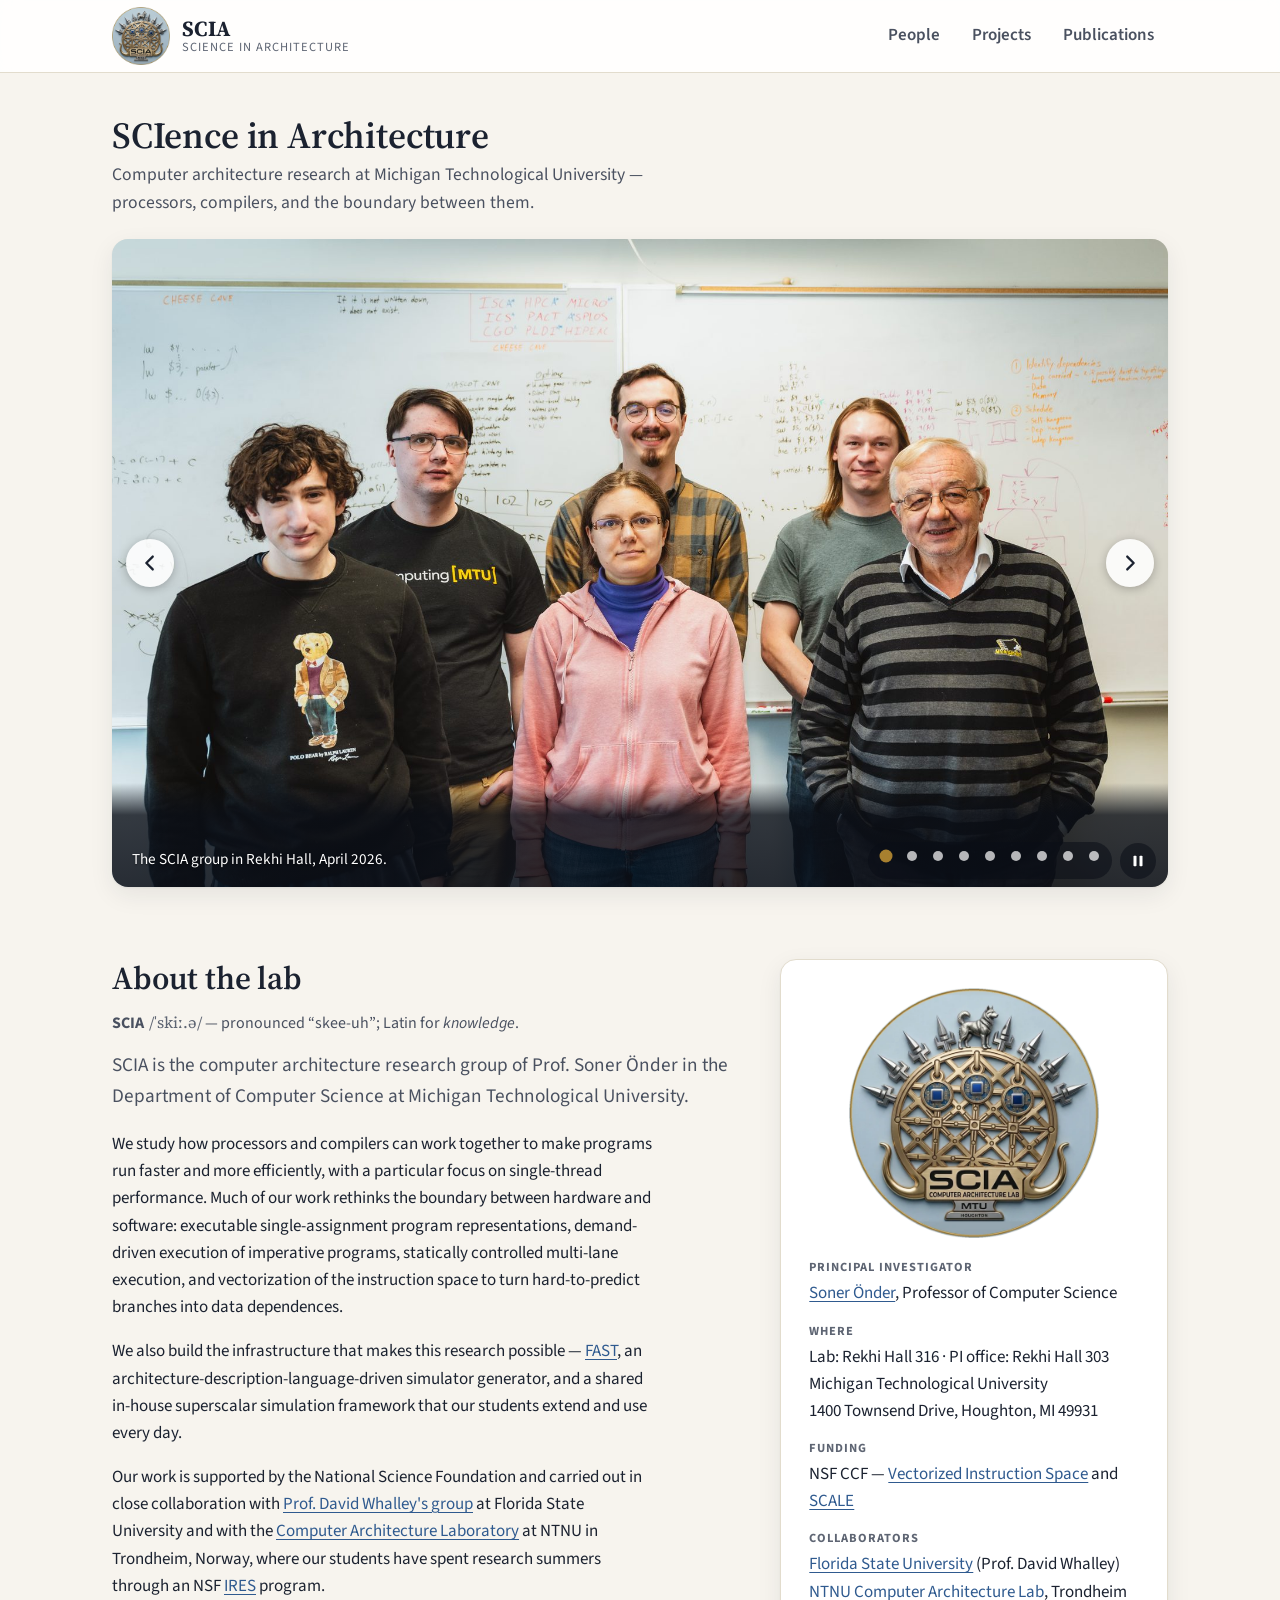
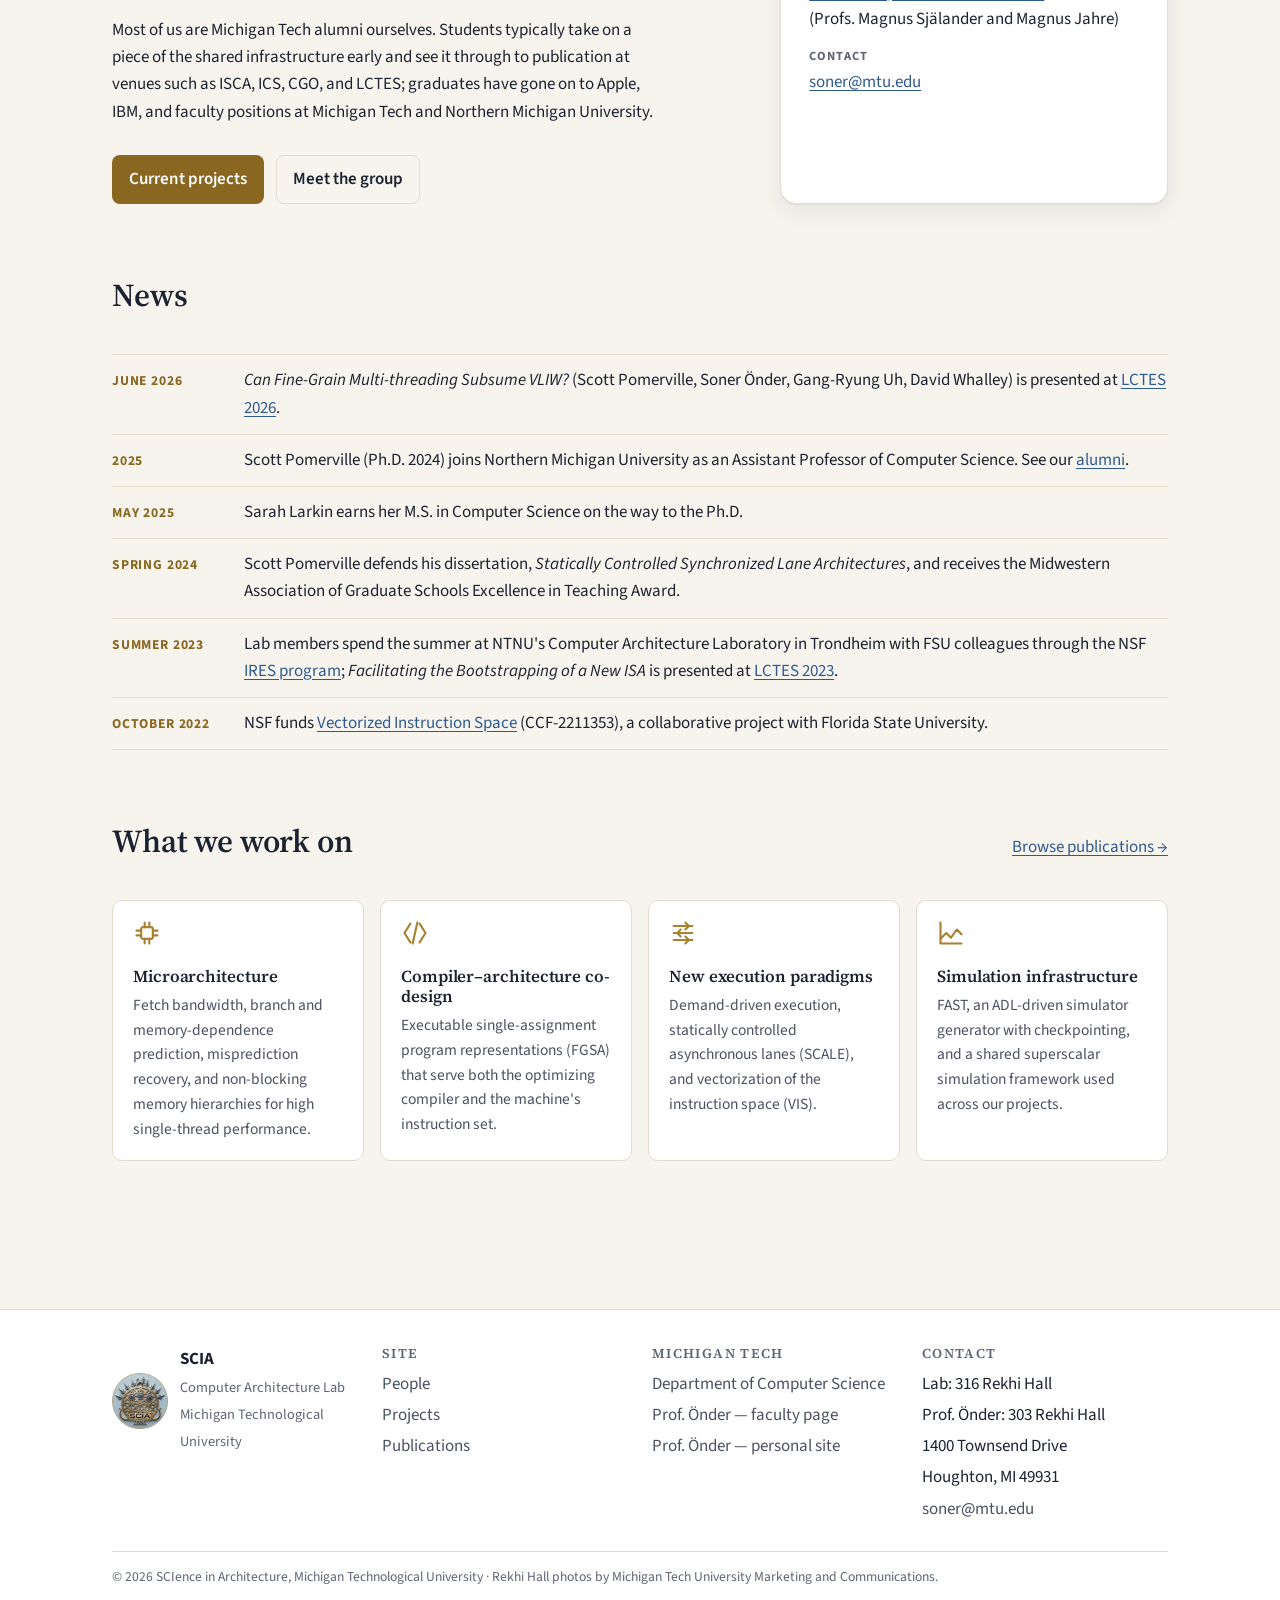
<file: index.html>
<!DOCTYPE html>
<html lang="en">
<head>
  <meta charset="utf-8">
  <meta name="viewport" content="width=device-width, initial-scale=1">
  <title>SCIA — SCIence in Architecture · Michigan Tech</title>
  <meta name="description" content="SCIA (SCIence in Architecture) is Prof. Soner Önder's computer architecture research group in the Department of Computer Science at Michigan Technological University.">
  <link rel="canonical" href="https://architecture-description-language.github.io/SCIA-site/">
  <meta property="og:type" content="website">
  <meta property="og:url" content="https://architecture-description-language.github.io/SCIA-site/">
  <meta property="og:title" content="SCIA — SCIence in Architecture">
  <meta property="og:description" content="SCIA (SCIence in Architecture) is Prof. Soner Önder's computer architecture research group in the Department of Computer Science at Michigan Technological University.">
  <meta property="og:image" content="https://architecture-description-language.github.io/SCIA-site/assets/img/photos/group-2026-1800.jpg">
  <meta property="og:image:width" content="1800">
  <meta property="og:image:height" content="1200">
  <meta property="og:image:alt" content="Five SCIA students and Prof. Soner Önder standing together in front of whiteboards covered in notes.">
  <meta name="twitter:card" content="summary_large_image">
  <meta name="google-site-verification" content="HITmtBoDRm7K6osUYM03Pz6shg7Bqvr_b_jrxIVNK4c">
  <link rel="icon" href="assets/img/favicon.ico" sizes="16x16 32x32 48x48">
  <link rel="icon" type="image/svg+xml" href="assets/img/favicon.svg">
  <link rel="apple-touch-icon" href="assets/img/apple-touch-icon.png">
  <link rel="preconnect" href="https://fonts.googleapis.com">
  <link rel="preconnect" href="https://fonts.gstatic.com" crossorigin>
  <link rel="stylesheet" href="https://fonts.googleapis.com/css2?family=Source+Sans+3:ital,wght@0,400;0,600;0,700;1,400&family=Source+Serif+4:opsz,wght@8..60,400;8..60,600;8..60,700&display=swap">
  <link rel="stylesheet" href="assets/css/style.css">
</head>
<body>
  <a class="skip-link" href="#main">Skip to content</a>

  <header class="site-header">
    <nav class="container nav" aria-label="Primary">
      <a class="brand" href="index.html" aria-label="SCIA home">
        <img src="assets/img/logo-160.png" alt="" width="160" height="160">
        <span class="brand-text">
          <span class="brand-name">SCIA</span>
          <span class="brand-sub">SCIence in Architecture</span>
        </span>
      </a>
      <button class="nav-toggle" type="button" aria-expanded="false" aria-controls="nav-links" aria-label="Toggle navigation">
        <svg viewBox="0 0 24 24" fill="none" stroke="currentColor" stroke-width="2" stroke-linecap="round" aria-hidden="true"><path d="M4 7h16M4 12h16M4 17h16"/></svg>
      </button>
      <ul class="nav-links" id="nav-links">
        <li><a href="people.html">People</a></li>
        <li><a href="projects.html">Projects</a></li>
        <li><a href="publications.html">Publications</a></li>
      </ul>
    </nav>
  </header>

  <main id="main">

    <!-- Group photo carousel -->
    <section class="hero container">
      <div class="hero-head">
        <h1>SCIence in Architecture</h1>
        <p class="hero-tagline">Computer architecture research at Michigan Technological University — processors, compilers, and the boundary between them.</p>
      </div>
      <div class="carousel" tabindex="0" role="region" aria-roledescription="carousel" aria-label="Photos of the SCIA group">
        <div class="carousel-track">
          <figure class="slide is-active" role="group" aria-roledescription="slide" aria-label="1 of 9" aria-hidden="false">
            <img src="assets/img/photos/group-2026-1800.jpg"
                 srcset="assets/img/photos/group-2026-1000.jpg 1000w, assets/img/photos/group-2026-1800.jpg 1800w"
                 sizes="(min-width: 1184px) 1120px, 100vw"
                 alt="Five SCIA students and Prof. Soner Önder standing together in front of whiteboards covered in notes." fetchpriority="high">
            <figcaption>The SCIA group in Rekhi Hall, April 2026.</figcaption>
          </figure>
          <figure class="slide" role="group" aria-roledescription="slide" aria-label="2 of 9" aria-hidden="true">
            <img src="assets/img/photos/meeting-1-1800.jpg"
                 srcset="assets/img/photos/meeting-1-1000.jpg 1000w, assets/img/photos/meeting-1-1800.jpg 1800w"
                 sizes="(min-width: 1184px) 1120px, 100vw"
                 alt="Four members of the SCIA group seated around a conference table during a lab meeting." loading="lazy">
            <figcaption>SCIA group meeting in Rekhi Hall, spring 2026.</figcaption>
          </figure>
          <figure class="slide" role="group" aria-roledescription="slide" aria-label="3 of 9" aria-hidden="true">
            <img src="assets/img/photos/ntnu-2023-1800.jpg"
                 srcset="assets/img/photos/ntnu-2023-1000.jpg 1000w, assets/img/photos/ntnu-2023-1800.jpg 1800w"
                 sizes="(min-width: 1184px) 1120px, 100vw"
                 alt="Prof. David Whalley, five students, and Prof. Soner Önder standing on the stone steps of NTNU's main building in Trondheim, in front of a large arched wooden doorway." loading="lazy" class="crop-lower">
            <figcaption>MTU and FSU students with Prof. David Whalley (far left) and Prof. Soner Önder (far right) at NTNU in Trondheim, Norway, May 2023.</figcaption>
          </figure>
          <figure class="slide" role="group" aria-roledescription="slide" aria-label="4 of 9" aria-hidden="true">
            <img src="assets/img/photos/desk-1-1800.jpg"
                 srcset="assets/img/photos/desk-1-1000.jpg 1000w, assets/img/photos/desk-1-1800.jpg 1800w"
                 sizes="(min-width: 1184px) 1120px, 100vw"
                 alt="Prof. Soner Önder and a student laughing while looking at a monitor together." loading="lazy">
            <figcaption>Prof. Soner Önder working through results with a student.</figcaption>
          </figure>
          <figure class="slide" role="group" aria-roledescription="slide" aria-label="5 of 9" aria-hidden="true">
            <img src="assets/img/photos/nara-park-1800.jpg"
                 srcset="assets/img/photos/nara-park-1000.jpg 1000w, assets/img/photos/nara-park-1800.jpg 1800w"
                 sizes="(min-width: 1184px) 1120px, 100vw"
                 alt="Eight lab members and a dog on a wooden boardwalk at Nara Nature Park, with marsh and bare trees behind them." loading="lazy" class="crop-bottom">
            <figcaption>An earlier SCIA group on a fall outing to Nara Nature Park, Houghton, October 2022.</figcaption>
          </figure>
          <figure class="slide" role="group" aria-roledescription="slide" aria-label="6 of 9" aria-hidden="true">
            <img src="assets/img/photos/alumni-gorkem-omkar-1200.jpg"
                 srcset="assets/img/photos/alumni-gorkem-omkar-1200.jpg 1200w"
                 sizes="(min-width: 1184px) 1120px, 100vw"
                 alt="Two graduate students working at a standing desk with a monitor and keyboard, in front of a row of server racks." loading="lazy" class="crop-left">
            <figcaption>Alumni Görkem Aşılıoğlu and Omkar Javeri (both Ph.D. 2020) during their time in the lab.</figcaption>
          </figure>
          <figure class="slide" role="group" aria-roledescription="slide" aria-label="7 of 9" aria-hidden="true">
            <img src="assets/img/photos/meeting-2-1800.jpg"
                 srcset="assets/img/photos/meeting-2-1000.jpg 1000w, assets/img/photos/meeting-2-1800.jpg 1800w"
                 sizes="(min-width: 1184px) 1120px, 100vw"
                 alt="A student presents at a whiteboard while the rest of the group listens from around the table." loading="lazy">
            <figcaption>A student presents during a group meeting.</figcaption>
          </figure>
          <figure class="slide" role="group" aria-roledescription="slide" aria-label="8 of 9" aria-hidden="true">
            <img src="assets/img/photos/desk-2-1800.jpg"
                 srcset="assets/img/photos/desk-2-1000.jpg 1000w, assets/img/photos/desk-2-1800.jpg 1800w"
                 sizes="(min-width: 1184px) 1120px, 100vw"
                 alt="Prof. Önder standing beside a seated student, in conversation next to a window." loading="lazy">
            <figcaption>Talking through a design in the lab, Rekhi Hall.</figcaption>
          </figure>
          <figure class="slide" role="group" aria-roledescription="slide" aria-label="9 of 9" aria-hidden="true">
            <img src="assets/img/photos/pi-portrait-1800.jpg"
                 srcset="assets/img/photos/pi-portrait-1000.jpg 1000w, assets/img/photos/pi-portrait-1800.jpg 1800w"
                 sizes="(min-width: 1184px) 1120px, 100vw"
                 alt="Prof. Soner Önder standing with arms crossed in the lab, students working in the background." loading="lazy">
            <figcaption>Prof. Soner Önder, SCIA's principal investigator.</figcaption>
          </figure>
        </div>
        <button class="carousel-btn prev" type="button" aria-label="Previous photo">
          <svg viewBox="0 0 24 24" fill="none" stroke="currentColor" stroke-width="2.5" stroke-linecap="round" stroke-linejoin="round" aria-hidden="true"><path d="M15 5l-7 7 7 7"/></svg>
        </button>
        <button class="carousel-btn next" type="button" aria-label="Next photo">
          <svg viewBox="0 0 24 24" fill="none" stroke="currentColor" stroke-width="2.5" stroke-linecap="round" stroke-linejoin="round" aria-hidden="true"><path d="M9 5l7 7-7 7"/></svg>
        </button>
        <ul class="carousel-dots" aria-label="Choose photo">
          <li><button type="button" aria-label="Photo 1" aria-current="true"></button></li>
          <li><button type="button" aria-label="Photo 2" aria-current="false"></button></li>
          <li><button type="button" aria-label="Photo 3" aria-current="false"></button></li>
          <li><button type="button" aria-label="Photo 4" aria-current="false"></button></li>
          <li><button type="button" aria-label="Photo 5" aria-current="false"></button></li>
          <li><button type="button" aria-label="Photo 6" aria-current="false"></button></li>
          <li><button type="button" aria-label="Photo 7" aria-current="false"></button></li>
          <li><button type="button" aria-label="Photo 8" aria-current="false"></button></li>
          <li><button type="button" aria-label="Photo 9" aria-current="false"></button></li>
        </ul>
        <button class="carousel-play" type="button" aria-pressed="false" aria-label="Pause automatic slideshow">
          <svg class="icon-pause" viewBox="0 0 24 24" fill="currentColor" aria-hidden="true"><rect x="6" y="5" width="4" height="14" rx="1"/><rect x="14" y="5" width="4" height="14" rx="1"/></svg>
          <svg class="icon-play" viewBox="0 0 24 24" fill="currentColor" aria-hidden="true"><path d="M8 5l11 7-11 7z"/></svg>
        </button>
        <p class="carousel-status visually-hidden" aria-live="off">Photo 1 of 9</p>
      </div>
    </section>

    <!-- About -->
    <section class="section container" id="about">
      <div class="about-grid">
        <div class="about-text">
          <h2>About the lab</h2>
          <p class="pronounce"><strong>SCIA</strong> <span class="ipa">/ˈskiː.ə/</span> — pronounced “skee-uh”; Latin for <em>knowledge</em>.</p>
          <p class="lede">SCIA is the computer architecture research group of Prof. Soner Önder in the Department of Computer Science at Michigan Technological University.</p>
          <p>We study how processors and compilers can work together to make programs run faster and more efficiently, with a particular focus on single-thread performance. Much of our work rethinks the boundary between hardware and software: executable single-assignment program representations, demand-driven execution of imperative programs, statically controlled multi-lane execution, and vectorization of the instruction space to turn hard-to-predict branches into data dependences.</p>
          <p>We also build the infrastructure that makes this research possible — <a href="projects.html#fast">FAST</a>, an architecture-description-language-driven simulator generator, and a shared in-house superscalar simulation framework that our students extend and use every day.</p>
          <p>Our work is supported by the National Science Foundation and carried out in close collaboration with <a href="https://www.cs.fsu.edu/~whalley/">Prof. David Whalley's group</a> at Florida State University and with the <a href="https://www.ntnu.edu/idi/cal">Computer Architecture Laboratory</a> at NTNU in Trondheim, Norway, where our students have spent research summers through an NSF <a href="projects.html#ires">IRES</a> program.</p>
          <p>Most of us are Michigan Tech alumni ourselves. Students typically take on a piece of the shared infrastructure early and see it through to publication at venues such as ISCA, ICS, CGO, and LCTES; graduates have gone on to Apple, IBM, and faculty positions at Michigan Tech and Northern Michigan University.</p>
          <div class="btn-row">
            <a class="btn" href="projects.html">Current projects</a>
            <a class="btn secondary" href="people.html">Meet the group</a>
          </div>
        </div>

        <aside class="card" aria-label="Lab at a glance">
          <picture>
            <source srcset="assets/img/logo-600.webp" type="image/webp">
            <img class="logo-emblem" src="assets/img/logo-600.png" alt="SCIA lab emblem on a round badge: a brass lattice topped by a husky, with three chip medallions." width="600" height="600">
          </picture>
          <dl class="facts">
            <div><dt>Principal investigator</dt><dd><a href="people.html#soner-onder">Soner Önder</a>, Professor of Computer Science</dd></div>
            <div><dt>Where</dt><dd>Lab: Rekhi Hall 316 · PI office: Rekhi Hall 303<br>Michigan Technological University<br>1400 Townsend Drive, Houghton, MI 49931</dd></div>
            <div><dt>Funding</dt><dd>NSF CCF — <a href="projects.html#vis">Vectorized Instruction Space</a> and <a href="projects.html#scale">SCALE</a></dd></div>
            <div><dt>Collaborators</dt><dd><a href="https://www.cs.fsu.edu/~whalley/">Florida State University</a> (Prof. David Whalley)<br><a href="https://www.ntnu.edu/idi/cal">NTNU Computer Architecture Lab</a>, Trondheim (Profs. Magnus Själander and Magnus Jahre)</dd></div>
            <div><dt>Contact</dt><dd><a href="mailto:soner@mtu.edu">soner@mtu.edu</a></dd></div>
          </dl>
        </aside>
      </div>
    </section>

    <!-- News: newest first. Add a <li> per item; keep it to one or two lines. -->
    <section class="section container" aria-labelledby="news-heading">
      <div class="section-head">
        <h2 id="news-heading">News</h2>
      </div>
      <ol class="news">
        <li><time datetime="2026-06">June 2026</time><span><em>Can Fine-Grain Multi-threading Subsume VLIW?</em> (Scott Pomerville, Soner Önder, Gang-Ryung Uh, David Whalley) is presented at <a href="publications.html?q=vliw">LCTES 2026</a>.</span></li>
        <li><time datetime="2025">2025</time><span>Scott Pomerville (Ph.D. 2024) joins Northern Michigan University as an Assistant Professor of Computer Science. See our <a href="people.html#alumni-heading">alumni</a>.</span></li>
        <li><time datetime="2025-05">May 2025</time><span>Sarah Larkin earns her M.S. in Computer Science on the way to the Ph.D.</span></li>
        <li><time datetime="2024-04">Spring 2024</time><span>Scott Pomerville defends his dissertation, <em>Statically Controlled Synchronized Lane Architectures</em>, and receives the Midwestern Association of Graduate Schools Excellence in Teaching Award.</span></li>
        <li><time datetime="2023-06">Summer 2023</time><span>Lab members spend the summer at NTNU's Computer Architecture Laboratory in Trondheim with FSU colleagues through the NSF <a href="projects.html#ires">IRES program</a>; <em>Facilitating the Bootstrapping of a New ISA</em> is presented at <a href="publications.html?q=bootstrapping">LCTES 2023</a>.</span></li>
        <li><time datetime="2022-10">October 2022</time><span>NSF funds <a href="projects.html#vis">Vectorized Instruction Space</a> (CCF-2211353), a collaborative project with Florida State University.</span></li>
      </ol>
    </section>

    <!-- Research themes -->
    <section class="section container" aria-labelledby="themes-heading">
      <div class="section-head">
        <h2 id="themes-heading">What we work on</h2>
        <a href="publications.html">Browse publications →</a>
      </div>
      <div class="themes">
        <article class="theme">
          <svg class="glyph" viewBox="0 0 24 24" fill="none" stroke="currentColor" stroke-width="1.8" stroke-linecap="round" stroke-linejoin="round" aria-hidden="true"><rect x="7" y="7" width="10" height="10" rx="1.5"/><path d="M10 3v4M14 3v4M10 17v4M14 17v4M3 10h4M3 14h4M17 10h4M17 14h4"/></svg>
          <h3>Microarchitecture</h3>
          <p>Fetch bandwidth, branch and memory-dependence prediction, misprediction recovery, and non-blocking memory hierarchies for high single-thread performance.</p>
        </article>
        <article class="theme">
          <svg class="glyph" viewBox="0 0 24 24" fill="none" stroke="currentColor" stroke-width="1.8" stroke-linecap="round" stroke-linejoin="round" aria-hidden="true"><path d="M8 4l-5 8 5 8M16 4l5 8-5 8M14 3l-4 18"/></svg>
          <h3>Compiler–architecture co-design</h3>
          <p>Executable single-assignment program representations (FGSA) that serve both the optimizing compiler and the machine's instruction set.</p>
        </article>
        <article class="theme">
          <svg class="glyph" viewBox="0 0 24 24" fill="none" stroke="currentColor" stroke-width="1.8" stroke-linecap="round" stroke-linejoin="round" aria-hidden="true"><path d="M4 6h16M4 12h16M4 18h16"/><path d="M14 3l3 3-3 3M10 9l-3 3 3 3M14 15l3 3-3 3"/></svg>
          <h3>New execution paradigms</h3>
          <p>Demand-driven execution, statically controlled asynchronous lanes (SCALE), and vectorization of the instruction space (VIS).</p>
        </article>
        <article class="theme">
          <svg class="glyph" viewBox="0 0 24 24" fill="none" stroke="currentColor" stroke-width="1.8" stroke-linecap="round" stroke-linejoin="round" aria-hidden="true"><path d="M3 17l5-5 4 4 5-7 4 4"/><path d="M3 21h18M3 3v18"/></svg>
          <h3>Simulation infrastructure</h3>
          <p>FAST, an ADL-driven simulator generator with checkpointing, and a shared superscalar simulation framework used across our projects.</p>
        </article>
      </div>
    </section>

  </main>

  <footer class="site-footer">
    <div class="container">
      <div class="footer-grid">
        <div>
          <div class="footer-brand">
            <img src="assets/img/logo-160.png" alt="" width="160" height="160">
            <div><strong>SCIA</strong><br><span class="small muted">Computer Architecture Lab<br>Michigan Technological University</span></div>
          </div>
        </div>
        <div>
          <h2>Site</h2>
          <ul>
            <li><a href="people.html">People</a></li>
            <li><a href="projects.html">Projects</a></li>
            <li><a href="publications.html">Publications</a></li>
          </ul>
        </div>
        <div>
          <h2>Michigan Tech</h2>
          <ul>
            <li><a href="https://www.mtu.edu/cs/">Department of Computer Science</a></li>
            <li><a href="https://www.mtu.edu/cs/department/people/faculty/s-onder/">Prof. Önder — faculty page</a></li>
            <li><a href="https://pages.mtu.edu/~soner/">Prof. Önder — personal site</a></li>
          </ul>
        </div>
        <div>
          <h2>Contact</h2>
          <ul>
            <li>Lab: 316 Rekhi Hall</li>
            <li>Prof. Önder: 303 Rekhi Hall</li>
            <li>1400 Townsend Drive</li>
            <li>Houghton, MI 49931</li>
            <li><a href="mailto:soner@mtu.edu">soner@mtu.edu</a></li>
          </ul>
        </div>
      </div>
      <div class="footer-bottom">
        <span>© 2026 SCIence in Architecture, Michigan Technological University · Rekhi Hall photos by Michigan Tech University Marketing and Communications.</span>
        <span>Supported by NSF awards CCF-2211353, CCF-1901005, and OISE-2103105.</span>
        <!-- filled in by main.js from the GoatCounter visitor counter; stays hidden if that fails -->
        <span class="visit-counter" id="visit-counter" hidden>
          <span class="visually-hidden" id="visit-counter-text"></span>
          <span aria-hidden="true">Visits <span class="counter-digits"></span></span>
        </span>
      </div>
    </div>
  </footer>

  <script src="assets/js/main.js" defer></script>
  <!-- Analytics: GoatCounter (dashboard: https://scia.goatcounter.com). No cookies and no
       personal data — IP addresses are hashed with a daily salt and discarded. Page views are
       recorded as /mtu/<page> or /gh/<page> so the Michigan Tech and GitHub Pages copies can
       be told apart; localhost and file:// previews are not counted. Any element with
       data-goatcounter-click="<name>" is counted as an event when clicked. -->
  <script>
    window.goatcounter = {
      path: function () {
        var h = location.hostname;
        var site = /\.github\.io$/.test(h) ? 'gh' : /\.mtu\.edu$/.test(h) ? 'mtu' : h;
        return '/' + site + '/' + (location.pathname.replace(/^.*\//, '') || 'index.html');
      }
    };
  </script>
  <script data-goatcounter="https://scia.goatcounter.com/count" async src="https://gc.zgo.at/count.js"></script>
</body>
</html>
</file>
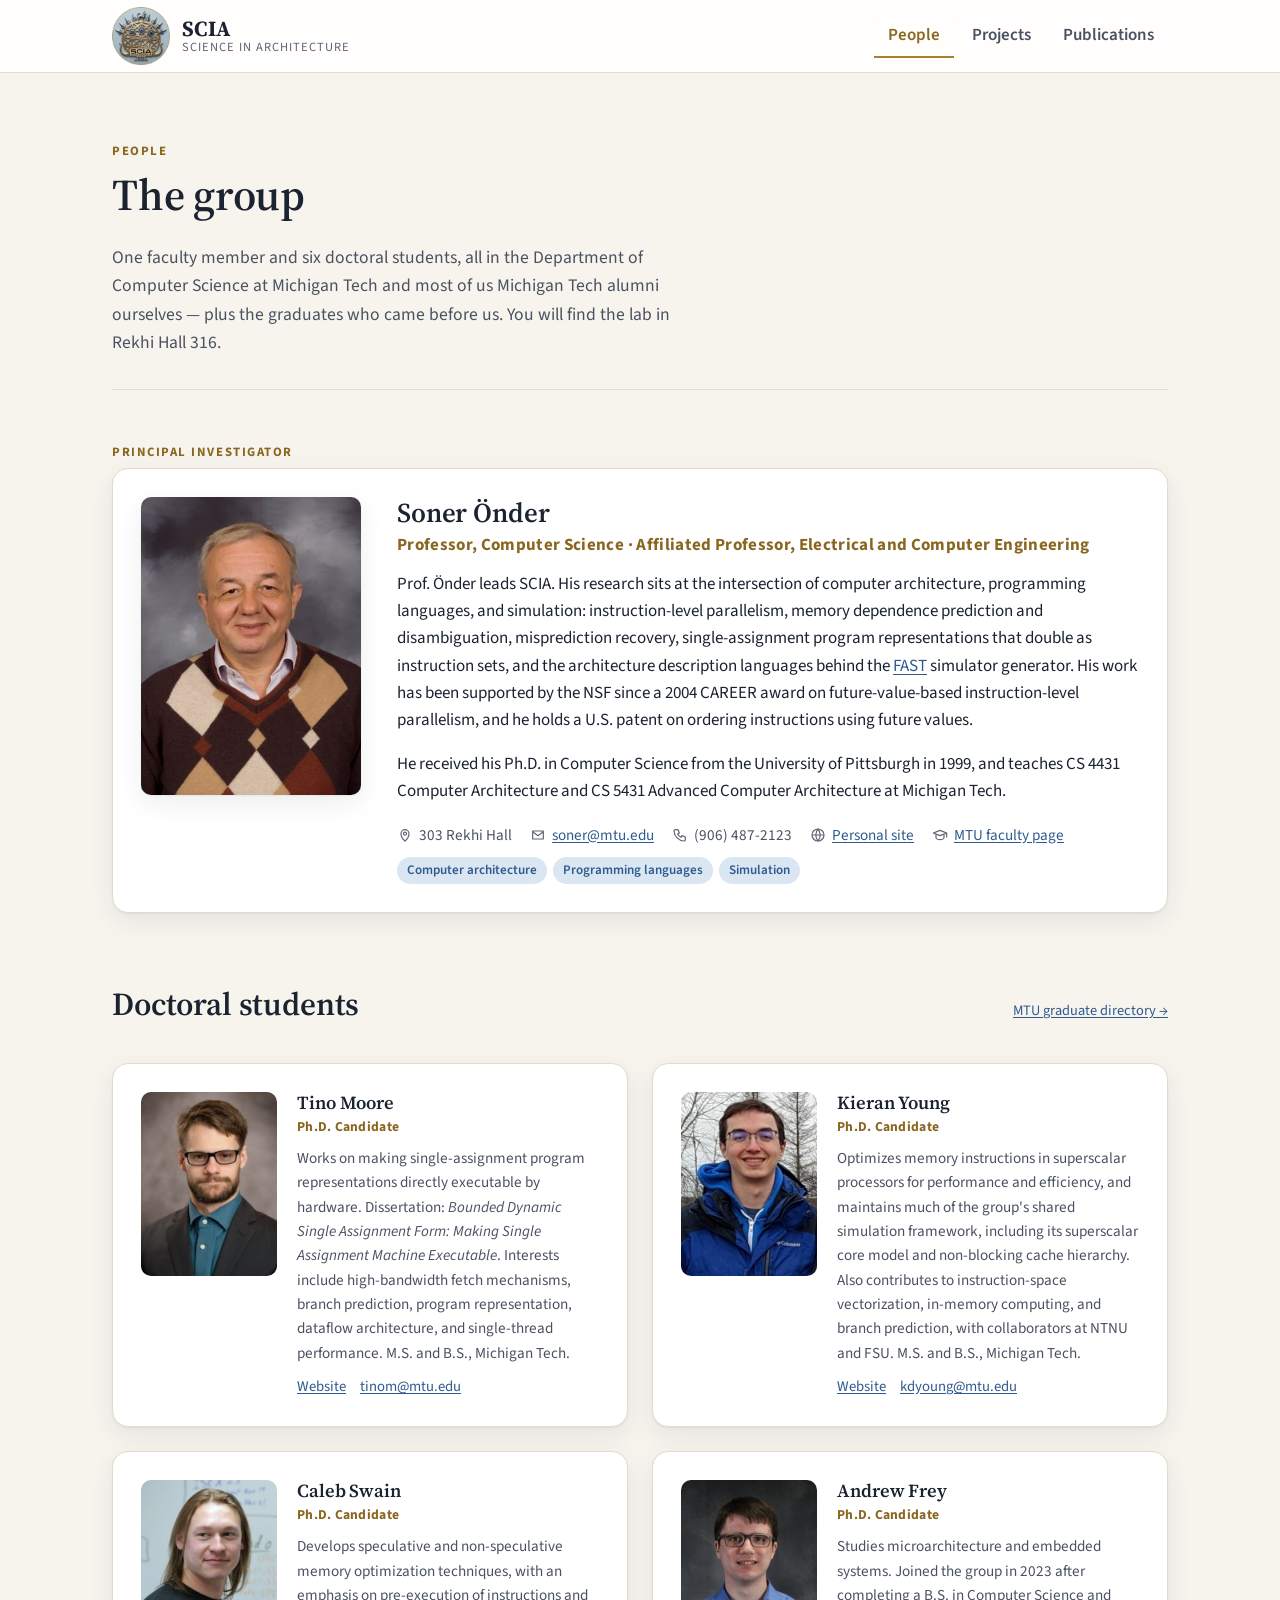
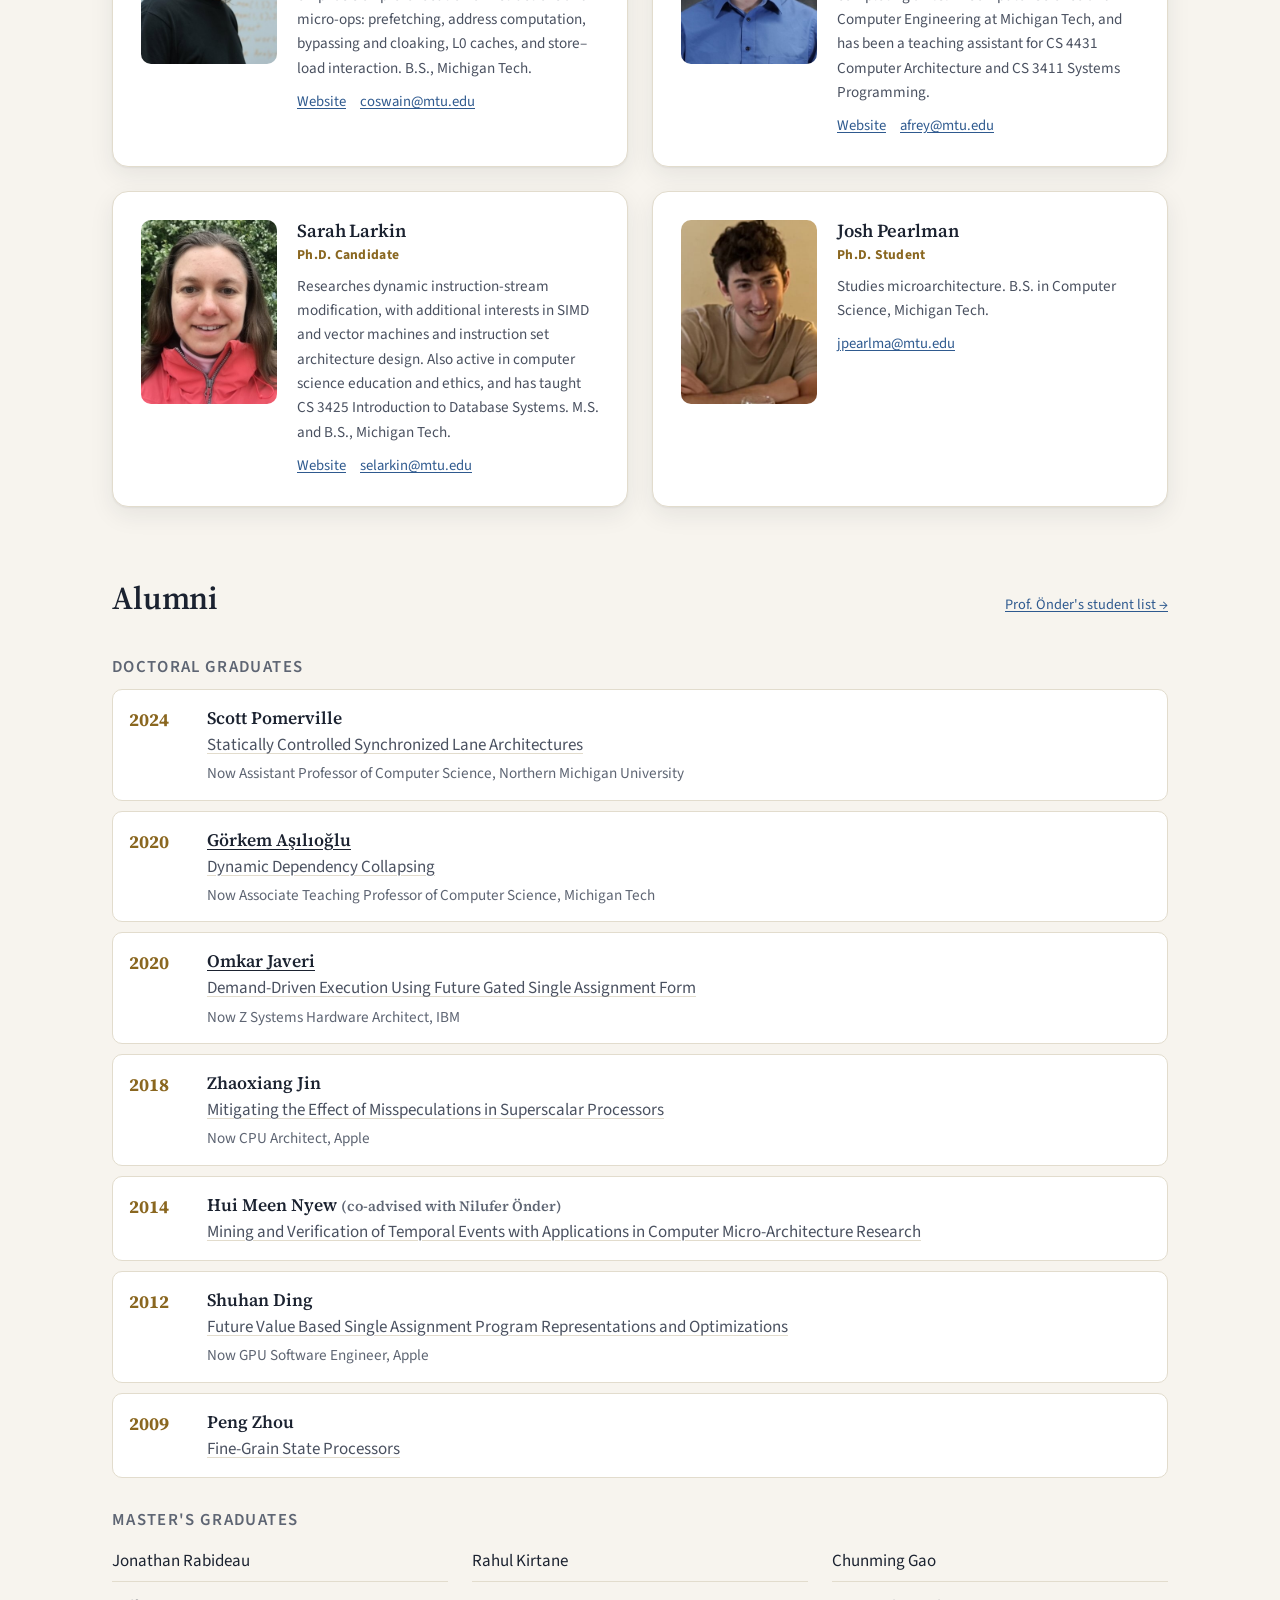
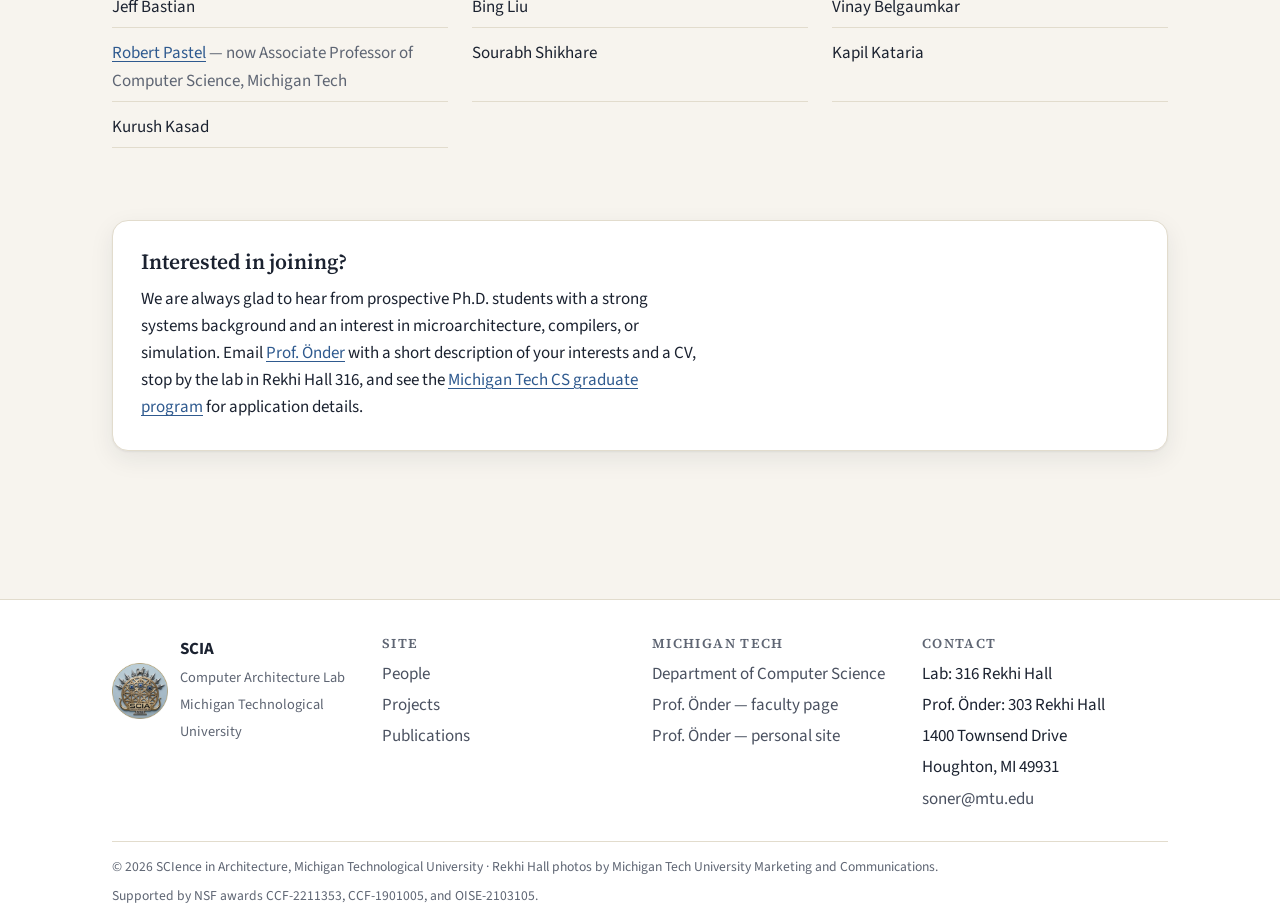
<file: people.html>
<!DOCTYPE html>
<html lang="en">
<head>
  <meta charset="utf-8">
  <meta name="viewport" content="width=device-width, initial-scale=1">
  <title>People · SCIA — SCIence in Architecture</title>
  <meta name="description" content="The people of SCIA, Prof. Soner Önder's computer architecture research group at Michigan Technological University.">
  <link rel="canonical" href="https://architecture-description-language.github.io/SCIA-site/people.html">
  <meta property="og:type" content="website">
  <meta property="og:url" content="https://architecture-description-language.github.io/SCIA-site/people.html">
  <meta property="og:title" content="People · SCIA — SCIence in Architecture">
  <meta property="og:description" content="The people of SCIA, Prof. Soner Önder's computer architecture research group at Michigan Technological University.">
  <meta property="og:image" content="https://architecture-description-language.github.io/SCIA-site/assets/img/photos/group-2026-1800.jpg">
  <meta property="og:image:width" content="1800">
  <meta property="og:image:height" content="1200">
  <meta property="og:image:alt" content="Five SCIA students and Prof. Soner Önder standing together in front of whiteboards covered in notes.">
  <meta name="twitter:card" content="summary_large_image">
  <meta name="google-site-verification" content="HITmtBoDRm7K6osUYM03Pz6shg7Bqvr_b_jrxIVNK4c">
  <link rel="icon" href="assets/img/favicon.ico" sizes="16x16 32x32 48x48">
  <link rel="icon" type="image/svg+xml" href="assets/img/favicon.svg">
  <link rel="apple-touch-icon" href="assets/img/apple-touch-icon.png">
  <link rel="preconnect" href="https://fonts.googleapis.com">
  <link rel="preconnect" href="https://fonts.gstatic.com" crossorigin>
  <link rel="stylesheet" href="https://fonts.googleapis.com/css2?family=Source+Sans+3:ital,wght@0,400;0,600;0,700;1,400&family=Source+Serif+4:opsz,wght@8..60,400;8..60,600;8..60,700&display=swap">
  <link rel="stylesheet" href="assets/css/style.css">
</head>
<body>
  <a class="skip-link" href="#main">Skip to content</a>

  <header class="site-header">
    <nav class="container nav" aria-label="Primary">
      <a class="brand" href="index.html" aria-label="SCIA home">
        <img src="assets/img/logo-160.png" alt="" width="160" height="160">
        <span class="brand-text">
          <span class="brand-name">SCIA</span>
          <span class="brand-sub">SCIence in Architecture</span>
        </span>
      </a>
      <button class="nav-toggle" type="button" aria-expanded="false" aria-controls="nav-links" aria-label="Toggle navigation">
        <svg viewBox="0 0 24 24" fill="none" stroke="currentColor" stroke-width="2" stroke-linecap="round" aria-hidden="true"><path d="M4 7h16M4 12h16M4 17h16"/></svg>
      </button>
      <ul class="nav-links" id="nav-links">
        <li><a href="people.html" aria-current="page">People</a></li>
        <li><a href="projects.html">Projects</a></li>
        <li><a href="publications.html">Publications</a></li>
      </ul>
    </nav>
  </header>

  <main id="main">

  <!-- shared inline icons -->
  <svg class="sprite" width="0" height="0" aria-hidden="true">
    <symbol id="i-mail" viewBox="0 0 24 24"><path fill="none" stroke="currentColor" stroke-width="1.8" stroke-linecap="round" stroke-linejoin="round" d="M4 6h16v12H4zM4 7l8 6 8-6"/></symbol>
    <symbol id="i-pin" viewBox="0 0 24 24"><path fill="none" stroke="currentColor" stroke-width="1.8" stroke-linecap="round" stroke-linejoin="round" d="M12 21s-6-5.3-6-11a6 6 0 1112 0c0 5.7-6 11-6 11z"/><circle cx="12" cy="10" r="2.3" fill="none" stroke="currentColor" stroke-width="1.8"/></symbol>
    <symbol id="i-phone" viewBox="0 0 24 24"><path fill="none" stroke="currentColor" stroke-width="1.8" stroke-linecap="round" stroke-linejoin="round" d="M5 4h4l2 5-2.5 1.5a11 11 0 005 5L15 13l5 2v4a2 2 0 01-2 2A16 16 0 013 6a2 2 0 012-2z"/></symbol>
    <symbol id="i-globe" viewBox="0 0 24 24"><circle cx="12" cy="12" r="9" fill="none" stroke="currentColor" stroke-width="1.8"/><path fill="none" stroke="currentColor" stroke-width="1.8" d="M3 12h18M12 3a14 14 0 010 18M12 3a14 14 0 000 18"/></symbol>
    <symbol id="i-cap" viewBox="0 0 24 24"><path fill="none" stroke="currentColor" stroke-width="1.8" stroke-linecap="round" stroke-linejoin="round" d="M2 9l10-4 10 4-10 4zM6 11v5c0 1.5 3 3 6 3s6-1.5 6-3v-5M22 9v6"/></symbol>
  </svg>

    <div class="container">
      <header class="page-head">
        <span class="eyebrow">People</span>
        <h1>The group</h1>
        <p>One faculty member and six doctoral students, all in the Department of Computer Science at Michigan Tech and most of us Michigan Tech alumni ourselves — plus the graduates who came before us. You will find the lab in Rekhi Hall 316.</p>
      </header>

      <!-- Principal investigator -->
      <section class="section" aria-labelledby="pi-heading">
        <h2 id="pi-heading" class="eyebrow">Principal investigator</h2>
        <article class="card pi-card" id="soner-onder">
          <img src="assets/img/people/soner-onder.jpg" alt="Portrait of Soner Önder" width="340" height="460">
          <div>
            <h3>Soner Önder</h3>
            <div class="role">Professor, Computer Science · Affiliated Professor, Electrical and Computer Engineering</div>
            <p>Prof. Önder leads SCIA. His research sits at the intersection of computer architecture, programming languages, and simulation: instruction-level parallelism, memory dependence prediction and disambiguation, misprediction recovery, single-assignment program representations that double as instruction sets, and the architecture description languages behind the <a href="projects.html#fast">FAST</a> simulator generator. His work has been supported by the NSF since a 2004 CAREER award on future-value-based instruction-level parallelism, and he holds a U.S. patent on ordering instructions using future values.</p>
            <p>He received his Ph.D. in Computer Science from the University of Pittsburgh in 1999, and teaches CS 4431 Computer Architecture and CS 5431 Advanced Computer Architecture at Michigan Tech.</p>
            <ul class="meta">
              <li><svg aria-hidden="true"><use href="#i-pin"/></svg>303 Rekhi Hall</li>
              <li><svg aria-hidden="true"><use href="#i-mail"/></svg><a href="mailto:soner@mtu.edu">soner@mtu.edu</a></li>
              <li><svg aria-hidden="true"><use href="#i-phone"/></svg>(906) 487-2123</li>
              <li><svg aria-hidden="true"><use href="#i-globe"/></svg><a href="https://pages.mtu.edu/~soner/">Personal site</a></li>
              <li><svg aria-hidden="true"><use href="#i-cap"/></svg><a href="https://www.mtu.edu/cs/department/people/faculty/s-onder/">MTU faculty page</a></li>
            </ul>
            <ul class="tags" aria-label="Areas of expertise">
              <li>Computer architecture</li><li>Programming languages</li><li>Simulation</li>
            </ul>
          </div>
        </article>
      </section>

      <!-- Doctoral students -->
      <section class="section" aria-labelledby="students-heading">
        <div class="section-head">
          <h2 id="students-heading">Doctoral students</h2>
          <a class="small" href="https://www.mtu.edu/cs/graduate/computer-science/directory/">MTU graduate directory →</a>
        </div>
        <div class="people-grid">

          <article class="card person" id="tino-moore">
            <img src="assets/img/people/tino-moore.jpg" alt="Portrait of Tino Moore" width="340" height="460">
            <div>
              <h3>Tino Moore</h3>
              <div class="role">Ph.D. Candidate</div>
              <p>Works on making single-assignment program representations directly executable by hardware. Dissertation: <em>Bounded Dynamic Single Assignment Form: Making Single Assignment Machine Executable</em>. Interests include high-bandwidth fetch mechanisms, branch prediction, program representation, dataflow architecture, and single-thread performance. M.S. and B.S., Michigan Tech.</p>
              <div class="links">
                <a href="https://pages.mtu.edu/~tinom/" aria-label="Website of Tino Moore">Website</a>
                <a href="mailto:tinom@mtu.edu">tinom@mtu.edu</a>
              </div>
            </div>
          </article>

          <article class="card person" id="kieran-young">
            <img src="assets/img/people/kieran-young.jpg" alt="Portrait of Kieran Young" width="340" height="460">
            <div>
              <h3>Kieran Young</h3>
              <div class="role">Ph.D. Candidate</div>
              <p>Optimizes memory instructions in superscalar processors for performance and efficiency, and maintains much of the group's shared simulation framework, including its superscalar core model and non-blocking cache hierarchy. Also contributes to instruction-space vectorization, in-memory computing, and branch prediction, with collaborators at NTNU and FSU. M.S. and B.S., Michigan Tech.</p>
              <div class="links">
                <a href="https://pages.mtu.edu/~kdyoung/" aria-label="Website of Kieran Young">Website</a>
                <a href="mailto:kdyoung@mtu.edu">kdyoung@mtu.edu</a>
              </div>
            </div>
          </article>

          <article class="card person" id="caleb-swain">
            <img src="assets/img/people/caleb-swain.jpg" alt="Portrait of Caleb Swain" width="340" height="460">
            <div>
              <h3>Caleb Swain</h3>
              <div class="role">Ph.D. Candidate</div>
              <p>Develops speculative and non-speculative memory optimization techniques, with an emphasis on pre-execution of instructions and micro-ops: prefetching, address computation, bypassing and cloaking, L0 caches, and store–load interaction. B.S., Michigan Tech.</p>
              <div class="links">
                <a href="http://www.calebswain.net/" aria-label="Website of Caleb Swain">Website</a>
                <a href="mailto:coswain@mtu.edu">coswain@mtu.edu</a>
              </div>
            </div>
          </article>

          <article class="card person" id="andrew-frey">
            <img src="assets/img/people/andrew-frey.jpg" alt="Portrait of Andrew Frey" width="340" height="460">
            <div>
              <h3>Andrew Frey</h3>
              <div class="role">Ph.D. Candidate</div>
              <p>Studies microarchitecture and embedded systems. Joined the group in 2023 after completing a B.S. in Computer Science and Computer Engineering at Michigan Tech, and has been a teaching assistant for CS 4431 Computer Architecture and CS 3411 Systems Programming.</p>
              <div class="links">
                <a href="https://pages.mtu.edu/~afrey/" aria-label="Website of Andrew Frey">Website</a>
                <a href="mailto:afrey@mtu.edu">afrey@mtu.edu</a>
              </div>
            </div>
          </article>

          <article class="card person" id="sarah-larkin">
            <img src="assets/img/people/sarah-larkin.jpg" alt="Portrait of Sarah Larkin" width="340" height="460">
            <div>
              <h3>Sarah Larkin</h3>
              <div class="role">Ph.D. Candidate</div>
              <p>Researches dynamic instruction-stream modification, with additional interests in SIMD and vector machines and instruction set architecture design. Also active in computer science education and ethics, and has taught CS 3425 Introduction to Database Systems. M.S. and B.S., Michigan Tech.</p>
              <div class="links">
                <a href="https://pages.mtu.edu/~selarkin/" aria-label="Website of Sarah Larkin">Website</a>
                <a href="mailto:selarkin@mtu.edu">selarkin@mtu.edu</a>
              </div>
            </div>
          </article>

          <!-- TODO: Josh to expand his research blurb (currently a placeholder). -->
          <article class="card person" id="josh-pearlman">
            <img src="assets/img/people/joshua-pearlman.jpg" alt="Portrait of Josh Pearlman" width="340" height="460">
            <div>
              <h3>Josh Pearlman</h3>
              <div class="role">Ph.D. Student</div>
              <p>Studies microarchitecture. B.S. in Computer Science, Michigan Tech.</p>
              <div class="links">
                <a href="mailto:jpearlma@mtu.edu">jpearlma@mtu.edu</a>
              </div>
            </div>
          </article>

        </div>
      </section>

      <!-- Alumni -->
      <section class="section" aria-labelledby="alumni-heading">
        <div class="section-head">
          <h2 id="alumni-heading">Alumni</h2>
          <a class="small" href="https://pages.mtu.edu/~soner/">Prof. Önder's student list →</a>
        </div>

        <h3 class="alumni-sub">Doctoral graduates</h3>
        <ol class="alumni-list" reversed>
          <li>
            <span class="alumni-year">2024</span>
            <div>
              <div class="alumni-name">Scott Pomerville</div>
              <div class="alumni-thesis"><a href="https://digitalcommons.mtu.edu/etdr/1811/">Statically Controlled Synchronized Lane Architectures</a></div>
              <div class="alumni-now">Now Assistant Professor of Computer Science, Northern Michigan University</div>
            </div>
          </li>
          <li>
            <span class="alumni-year">2020</span>
            <div>
              <div class="alumni-name"><a href="https://pages.mtu.edu/~galolu/">Görkem Aşılıoğlu</a></div>
              <div class="alumni-thesis"><a href="https://pages.mtu.edu/~soner/PhD-Thesis/2020-Gorkem-Asilioglu.pdf">Dynamic Dependency Collapsing</a></div>
              <div class="alumni-now">Now Associate Teaching Professor of Computer Science, Michigan Tech</div>
            </div>
          </li>
          <li>
            <span class="alumni-year">2020</span>
            <div>
              <div class="alumni-name"><a href="https://sites.google.com/site/omkarjaveri">Omkar Javeri</a></div>
              <div class="alumni-thesis"><a href="https://pages.mtu.edu/~soner/PhD-Thesis/2020-Omkar-Javeri.pdf">Demand-Driven Execution Using Future Gated Single Assignment Form</a></div>
              <div class="alumni-now">Now Z Systems Hardware Architect, IBM</div>
            </div>
          </li>
          <li>
            <span class="alumni-year">2018</span>
            <div>
              <div class="alumni-name">Zhaoxiang Jin</div>
              <div class="alumni-thesis"><a href="https://pages.mtu.edu/~soner/PhD-Thesis/2018-Zhaoxiang-Jin.pdf">Mitigating the Effect of Misspeculations in Superscalar Processors</a></div>
              <div class="alumni-now">Now CPU Architect, Apple</div>
            </div>
          </li>
          <li>
            <span class="alumni-year">2014</span>
            <div>
              <div class="alumni-name">Hui Meen Nyew <span class="muted small">(co-advised with Nilufer Önder)</span></div>
              <div class="alumni-thesis"><a href="https://digitalcommons.mtu.edu/etds/796/">Mining and Verification of Temporal Events with Applications in Computer Micro-Architecture Research</a></div>
            </div>
          </li>
          <li>
            <span class="alumni-year">2012</span>
            <div>
              <div class="alumni-name">Shuhan Ding</div>
              <div class="alumni-thesis"><a href="https://digitalcommons.mtu.edu/etds/177/">Future Value Based Single Assignment Program Representations and Optimizations</a></div>
              <div class="alumni-now">Now GPU Software Engineer, Apple</div>
            </div>
          </li>
          <li>
            <span class="alumni-year">2009</span>
            <div>
              <div class="alumni-name">Peng Zhou</div>
              <div class="alumni-thesis"><a href="https://pages.mtu.edu/~soner/PhD-Thesis/2009-Peng-Zhou.pdf">Fine-Grain State Processors</a></div>
            </div>
          </li>
        </ol>

        <h3 class="alumni-sub">Master's graduates</h3>
        <ul class="alumni-ms">
          <li>Jonathan Rabideau</li>
          <li>Rahul Kirtane</li>
          <li>Chunming Gao</li>
          <li>Jeff Bastian</li>
          <li>Bing Liu</li>
          <li>Vinay Belgaumkar</li>
          <li><a href="https://www.mtu.edu/cs/department/people/faculty/pastel/">Robert Pastel</a> <span class="muted">— now Associate Professor of Computer Science, Michigan Tech</span></li>
          <li>Sourabh Shikhare</li>
          <li>Kapil Kataria</li>
          <li>Kurush Kasad</li>
        </ul>
      </section>

      <section class="section" aria-labelledby="join-heading">
        <div class="card join">
          <h2 id="join-heading">Interested in joining?</h2>
          <p>We are always glad to hear from prospective Ph.D. students with a strong systems background and an interest in microarchitecture, compilers, or simulation. Email <a href="mailto:soner@mtu.edu">Prof. Önder</a> with a short description of your interests and a CV, stop by the lab in Rekhi Hall 316, and see the <a href="https://www.mtu.edu/cs/graduate/">Michigan Tech CS graduate program</a> for application details.</p>
        </div>
      </section>
    </div>

  </main>

  <footer class="site-footer">
    <div class="container">
      <div class="footer-grid">
        <div>
          <div class="footer-brand">
            <img src="assets/img/logo-160.png" alt="" width="160" height="160">
            <div><strong>SCIA</strong><br><span class="small muted">Computer Architecture Lab<br>Michigan Technological University</span></div>
          </div>
        </div>
        <div>
          <h2>Site</h2>
          <ul>
            <li><a href="people.html">People</a></li>
            <li><a href="projects.html">Projects</a></li>
            <li><a href="publications.html">Publications</a></li>
          </ul>
        </div>
        <div>
          <h2>Michigan Tech</h2>
          <ul>
            <li><a href="https://www.mtu.edu/cs/">Department of Computer Science</a></li>
            <li><a href="https://www.mtu.edu/cs/department/people/faculty/s-onder/">Prof. Önder — faculty page</a></li>
            <li><a href="https://pages.mtu.edu/~soner/">Prof. Önder — personal site</a></li>
          </ul>
        </div>
        <div>
          <h2>Contact</h2>
          <ul>
            <li>Lab: 316 Rekhi Hall</li>
            <li>Prof. Önder: 303 Rekhi Hall</li>
            <li>1400 Townsend Drive</li>
            <li>Houghton, MI 49931</li>
            <li><a href="mailto:soner@mtu.edu">soner@mtu.edu</a></li>
          </ul>
        </div>
      </div>
      <div class="footer-bottom">
        <span>© 2026 SCIence in Architecture, Michigan Technological University · Rekhi Hall photos by Michigan Tech University Marketing and Communications.</span>
        <span>Supported by NSF awards CCF-2211353, CCF-1901005, and OISE-2103105.</span>
        <!-- filled in by main.js from the GoatCounter visitor counter; stays hidden if that fails -->
        <span class="visit-counter" id="visit-counter" hidden>
          <span class="visually-hidden" id="visit-counter-text"></span>
          <span aria-hidden="true">Visits <span class="counter-digits"></span></span>
        </span>
      </div>
    </div>
  </footer>

  <script src="assets/js/main.js" defer></script>
  <!-- Analytics: GoatCounter (dashboard: https://scia.goatcounter.com). No cookies and no
       personal data — IP addresses are hashed with a daily salt and discarded. Page views are
       recorded as /mtu/<page> or /gh/<page> so the Michigan Tech and GitHub Pages copies can
       be told apart; localhost and file:// previews are not counted. Any element with
       data-goatcounter-click="<name>" is counted as an event when clicked. -->
  <script>
    window.goatcounter = {
      path: function () {
        var h = location.hostname;
        var site = /\.github\.io$/.test(h) ? 'gh' : /\.mtu\.edu$/.test(h) ? 'mtu' : h;
        return '/' + site + '/' + (location.pathname.replace(/^.*\//, '') || 'index.html');
      }
    };
  </script>
  <script data-goatcounter="https://scia.goatcounter.com/count" async src="https://gc.zgo.at/count.js"></script>
</body>
</html>
</file>
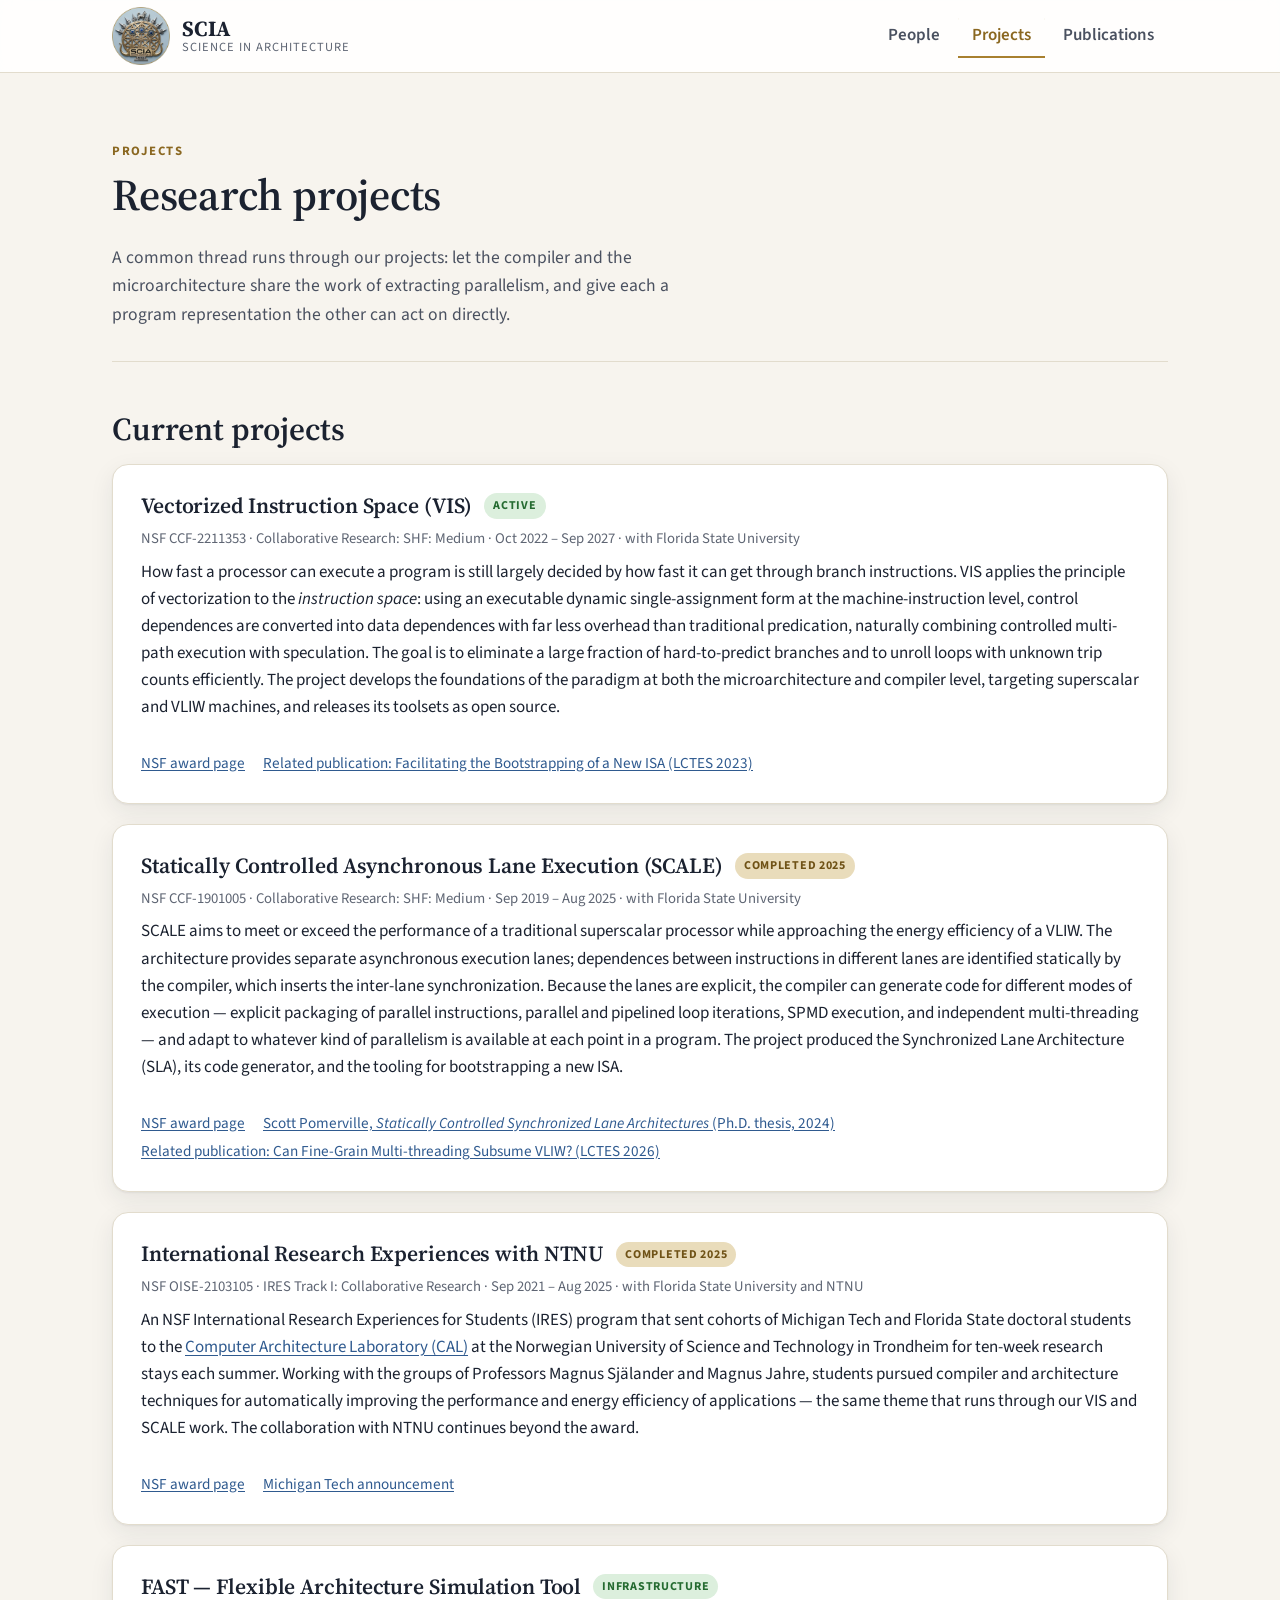
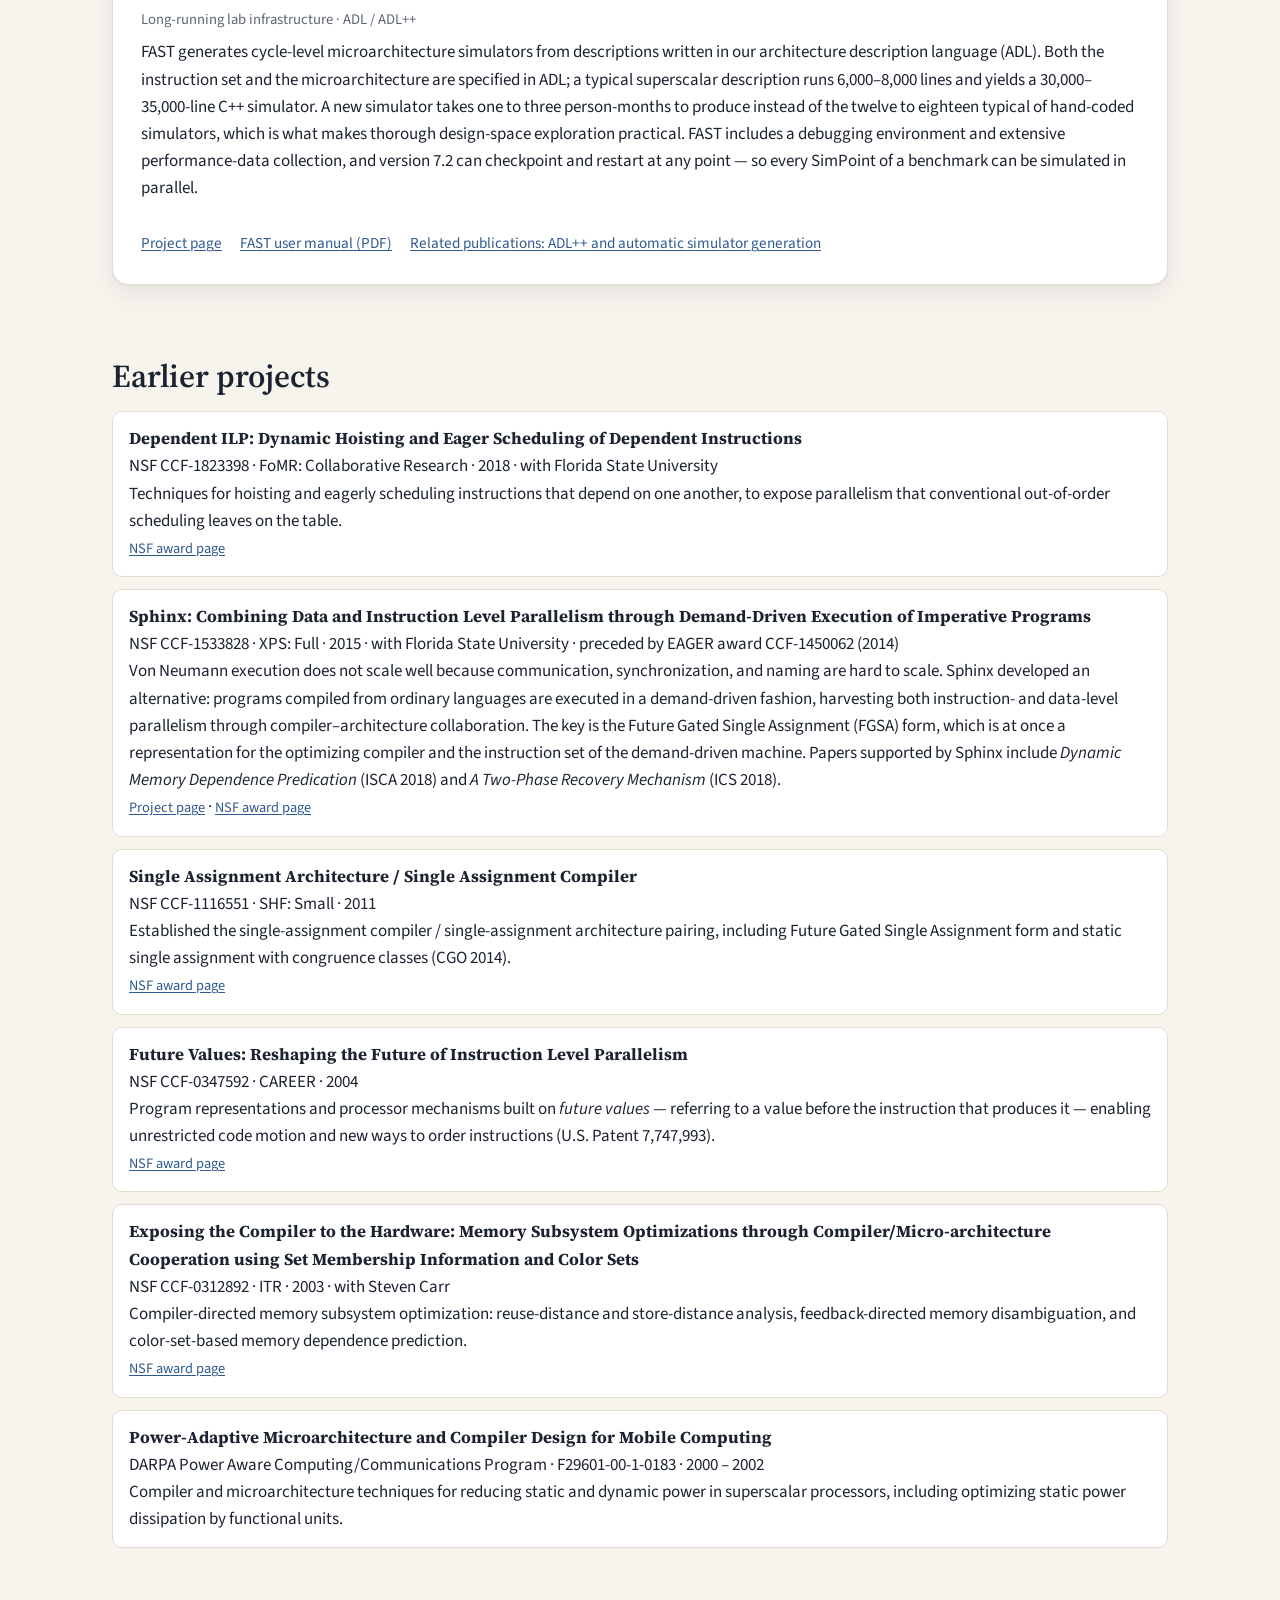
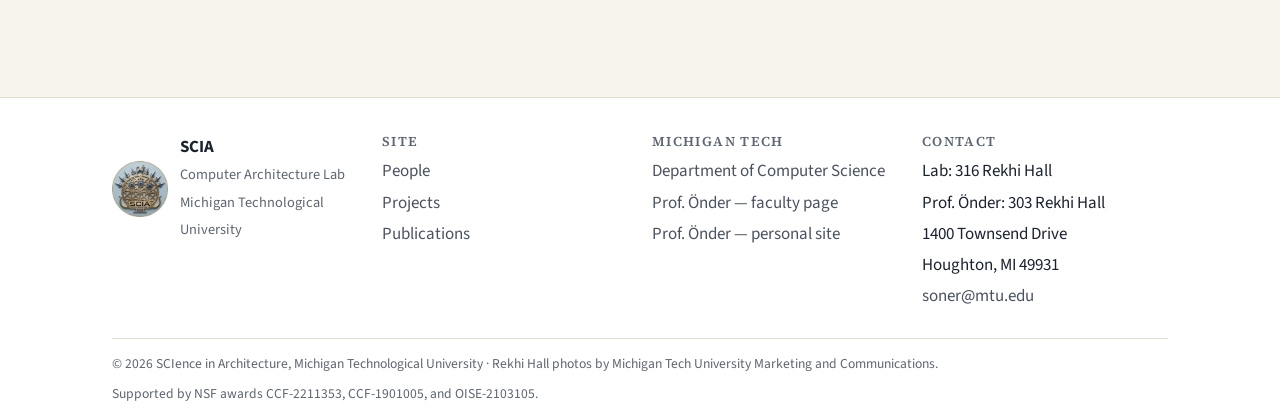
<file: projects.html>
<!DOCTYPE html>
<html lang="en">
<head>
  <meta charset="utf-8">
  <meta name="viewport" content="width=device-width, initial-scale=1">
  <title>Projects · SCIA — SCIence in Architecture</title>
  <meta name="description" content="Current and past research projects of SCIA, Prof. Soner Önder's computer architecture group at Michigan Tech: Vectorized Instruction Space, SCALE, Sphinx, FAST, and more.">
  <link rel="canonical" href="https://architecture-description-language.github.io/SCIA-site/projects.html">
  <meta property="og:type" content="website">
  <meta property="og:url" content="https://architecture-description-language.github.io/SCIA-site/projects.html">
  <meta property="og:title" content="Projects · SCIA — SCIence in Architecture">
  <meta property="og:description" content="Current and past research projects of SCIA, Prof. Soner Önder's computer architecture group at Michigan Tech: Vectorized Instruction Space, SCALE, Sphinx, FAST, and more.">
  <meta property="og:image" content="https://architecture-description-language.github.io/SCIA-site/assets/img/photos/group-2026-1800.jpg">
  <meta property="og:image:width" content="1800">
  <meta property="og:image:height" content="1200">
  <meta property="og:image:alt" content="Five SCIA students and Prof. Soner Önder standing together in front of whiteboards covered in notes.">
  <meta name="twitter:card" content="summary_large_image">
  <meta name="google-site-verification" content="HITmtBoDRm7K6osUYM03Pz6shg7Bqvr_b_jrxIVNK4c">
  <link rel="icon" href="assets/img/favicon.ico" sizes="16x16 32x32 48x48">
  <link rel="icon" type="image/svg+xml" href="assets/img/favicon.svg">
  <link rel="apple-touch-icon" href="assets/img/apple-touch-icon.png">
  <link rel="preconnect" href="https://fonts.googleapis.com">
  <link rel="preconnect" href="https://fonts.gstatic.com" crossorigin>
  <link rel="stylesheet" href="https://fonts.googleapis.com/css2?family=Source+Sans+3:ital,wght@0,400;0,600;0,700;1,400&family=Source+Serif+4:opsz,wght@8..60,400;8..60,600;8..60,700&display=swap">
  <link rel="stylesheet" href="assets/css/style.css">
</head>
<body>
  <a class="skip-link" href="#main">Skip to content</a>

  <header class="site-header">
    <nav class="container nav" aria-label="Primary">
      <a class="brand" href="index.html" aria-label="SCIA home">
        <img src="assets/img/logo-160.png" alt="" width="160" height="160">
        <span class="brand-text">
          <span class="brand-name">SCIA</span>
          <span class="brand-sub">SCIence in Architecture</span>
        </span>
      </a>
      <button class="nav-toggle" type="button" aria-expanded="false" aria-controls="nav-links" aria-label="Toggle navigation">
        <svg viewBox="0 0 24 24" fill="none" stroke="currentColor" stroke-width="2" stroke-linecap="round" aria-hidden="true"><path d="M4 7h16M4 12h16M4 17h16"/></svg>
      </button>
      <ul class="nav-links" id="nav-links">
        <li><a href="people.html">People</a></li>
        <li><a href="projects.html" aria-current="page">Projects</a></li>
        <li><a href="publications.html">Publications</a></li>
      </ul>
    </nav>
  </header>

  <main id="main">

    <div class="container">
      <header class="page-head">
        <span class="eyebrow">Projects</span>
        <h1>Research projects</h1>
        <p>A common thread runs through our projects: let the compiler and the microarchitecture share the work of extracting parallelism, and give each a program representation the other can act on directly.</p>
      </header>

      <section class="section" aria-labelledby="current-heading">
        <h2 id="current-heading">Current projects</h2>

        <article class="card project" id="vis">
          <div class="project-head">
            <h3>Vectorized Instruction Space (VIS)</h3>
            <span class="badge active">Active</span>
          </div>
          <div class="fund">NSF CCF-2211353 · Collaborative Research: SHF: Medium · Oct 2022 – Sep 2027 · with Florida State University</div>
          <p>How fast a processor can execute a program is still largely decided by how fast it can get through branch instructions. VIS applies the principle of vectorization to the <em>instruction space</em>: using an executable dynamic single-assignment form at the machine-instruction level, control dependences are converted into data dependences with far less overhead than traditional predication, naturally combining controlled multi-path execution with speculation. The goal is to eliminate a large fraction of hard-to-predict branches and to unroll loops with unknown trip counts efficiently. The project develops the foundations of the paradigm at both the microarchitecture and compiler level, targeting superscalar and VLIW machines, and releases its toolsets as open source.</p>
          <ul class="links">
            <li><a href="https://www.nsf.gov/awardsearch/show-award/?AWD_ID=2211353" aria-label="NSF award page for VIS">NSF award page</a></li>
            <li><a href="publications.html?q=bootstrapping">Related publication: Facilitating the Bootstrapping of a New ISA (LCTES 2023)</a></li>
          </ul>
        </article>

        <article class="card project" id="scale">
          <div class="project-head">
            <h3>Statically Controlled Asynchronous Lane Execution (SCALE)</h3>
            <span class="badge">Completed 2025</span>
          </div>
          <div class="fund">NSF CCF-1901005 · Collaborative Research: SHF: Medium · Sep 2019 – Aug 2025 · with Florida State University</div>
          <p>SCALE aims to meet or exceed the performance of a traditional superscalar processor while approaching the energy efficiency of a VLIW. The architecture provides separate asynchronous execution lanes; dependences between instructions in different lanes are identified statically by the compiler, which inserts the inter-lane synchronization. Because the lanes are explicit, the compiler can generate code for different modes of execution — explicit packaging of parallel instructions, parallel and pipelined loop iterations, SPMD execution, and independent multi-threading — and adapt to whatever kind of parallelism is available at each point in a program. The project produced the Synchronized Lane Architecture (SLA), its code generator, and the tooling for bootstrapping a new ISA.</p>
          <ul class="links">
            <li><a href="https://www.nsf.gov/awardsearch/show-award/?AWD_ID=1901005" aria-label="NSF award page for SCALE">NSF award page</a></li>
            <li><a href="https://digitalcommons.mtu.edu/etdr/1811/">Scott Pomerville, <em>Statically Controlled Synchronized Lane Architectures</em> (Ph.D. thesis, 2024)</a></li>
            <li><a href="publications.html?q=vliw">Related publication: Can Fine-Grain Multi-threading Subsume VLIW? (LCTES 2026)</a></li>
          </ul>
        </article>

        <article class="card project" id="ires">
          <div class="project-head">
            <h3>International Research Experiences with NTNU</h3>
            <span class="badge">Completed 2025</span>
          </div>
          <div class="fund">NSF OISE-2103105 · IRES Track I: Collaborative Research · Sep 2021 – Aug 2025 · with Florida State University and NTNU</div>
          <p>An NSF International Research Experiences for Students (IRES) program that sent cohorts of Michigan Tech and Florida State doctoral students to the <a href="https://www.ntnu.edu/idi/cal">Computer Architecture Laboratory (CAL)</a> at the Norwegian University of Science and Technology in Trondheim for ten-week research stays each summer. Working with the groups of Professors Magnus Själander and Magnus Jahre, students pursued compiler and architecture techniques for automatically improving the performance and energy efficiency of applications — the same theme that runs through our VIS and SCALE work. The collaboration with NTNU continues beyond the award.</p>
          <ul class="links">
            <li><a href="https://www.nsf.gov/awardsearch/show-award/?AWD_ID=2103105" aria-label="NSF award page for IRES">NSF award page</a></li>
            <li><a href="https://blogs.mtu.edu/computing/2021/05/19/oise-ires-project-to-fund-international-research-experiences-for-grad-students/">Michigan Tech announcement</a></li>
          </ul>
        </article>

        <article class="card project" id="fast">
          <div class="project-head">
            <h3>FAST — Flexible Architecture Simulation Tool</h3>
            <span class="badge active">Infrastructure</span>
          </div>
          <div class="fund">Long-running lab infrastructure · ADL / ADL++</div>
          <p>FAST generates cycle-level microarchitecture simulators from descriptions written in our architecture description language (ADL). Both the instruction set and the microarchitecture are specified in ADL; a typical superscalar description runs 6,000–8,000 lines and yields a 30,000–35,000-line C++ simulator. A new simulator takes one to three person-months to produce instead of the twelve to eighteen typical of hand-coded simulators, which is what makes thorough design-space exploration practical. FAST includes a debugging environment and extensive performance-data collection, and version 7.2 can checkpoint and restart at any point — so every SimPoint of a benchmark can be simulated in parallel.</p>
          <ul class="links">
            <li><a href="https://pages.mtu.edu/~soner/fast.html">Project page</a></li>
            <li><a href="https://pages.mtu.edu/~soner/fast_manual.pdf">FAST user manual (PDF)</a></li>
            <li><a href="publications.html?q=ADL">Related publications: ADL++ and automatic simulator generation</a></li>
          </ul>
        </article>
      </section>

      <section class="section" aria-labelledby="past-heading">
        <h2 id="past-heading">Earlier projects</h2>
        <ul class="project-list">
          <li id="dilp">
            <strong>Dependent ILP: Dynamic Hoisting and Eager Scheduling of Dependent Instructions</strong>
            <span class="fund">NSF CCF-1823398 · FoMR: Collaborative Research · 2018 · with Florida State University</span>
            <span>Techniques for hoisting and eagerly scheduling instructions that depend on one another, to expose parallelism that conventional out-of-order scheduling leaves on the table.</span>
            <div><a class="small" href="https://www.nsf.gov/awardsearch/show-award/?AWD_ID=1823398" aria-label="NSF award page for Dependent ILP">NSF award page</a></div>
          </li>
          <li id="sphinx">
            <strong>Sphinx: Combining Data and Instruction Level Parallelism through Demand-Driven Execution of Imperative Programs</strong>
            <span class="fund">NSF CCF-1533828 · XPS: Full · 2015 · with Florida State University · preceded by EAGER award CCF-1450062 (2014)</span>
            <span>Von Neumann execution does not scale well because communication, synchronization, and naming are hard to scale. Sphinx developed an alternative: programs compiled from ordinary languages are executed in a demand-driven fashion, harvesting both instruction- and data-level parallelism through compiler–architecture collaboration. The key is the Future Gated Single Assignment (FGSA) form, which is at once a representation for the optimizing compiler and the instruction set of the demand-driven machine. Papers supported by Sphinx include <em>Dynamic Memory Dependence Predication</em> (ISCA 2018) and <em>A Two-Phase Recovery Mechanism</em> (ICS 2018).</span>
            <div><a class="small" href="https://pages.mtu.edu/~soner/nsf/sphinx">Project page</a> · <a class="small" href="https://www.nsf.gov/awardsearch/show-award/?AWD_ID=1533828" aria-label="NSF award page for Sphinx">NSF award page</a></div>
          </li>
          <li id="saa">
            <strong>Single Assignment Architecture / Single Assignment Compiler</strong>
            <span class="fund">NSF CCF-1116551 · SHF: Small · 2011</span>
            <span>Established the single-assignment compiler / single-assignment architecture pairing, including Future Gated Single Assignment form and static single assignment with congruence classes (CGO 2014).</span>
            <div><a class="small" href="https://www.nsf.gov/awardsearch/show-award/?AWD_ID=1116551" aria-label="NSF award page for Single Assignment Architecture">NSF award page</a></div>
          </li>
          <li id="career">
            <strong>Future Values: Reshaping the Future of Instruction Level Parallelism</strong>
            <span class="fund">NSF CCF-0347592 · CAREER · 2004</span>
            <span>Program representations and processor mechanisms built on <em>future values</em> — referring to a value before the instruction that produces it — enabling unrestricted code motion and new ways to order instructions (U.S. Patent 7,747,993).</span>
            <div><a class="small" href="https://www.nsf.gov/awardsearch/show-award/?AWD_ID=0347592" aria-label="NSF award page for CAREER: Future Values">NSF award page</a></div>
          </li>
          <li id="itr">
            <strong>Exposing the Compiler to the Hardware: Memory Subsystem Optimizations through Compiler/Micro-architecture Cooperation using Set Membership Information and Color Sets</strong>
            <span class="fund">NSF CCF-0312892 · ITR · 2003 · with Steven Carr</span>
            <span>Compiler-directed memory subsystem optimization: reuse-distance and store-distance analysis, feedback-directed memory disambiguation, and color-set-based memory dependence prediction.</span>
            <div><a class="small" href="https://www.nsf.gov/awardsearch/show-award/?AWD_ID=0312892" aria-label="NSF award page for ITR: Exposing the Compiler to the Hardware">NSF award page</a></div>
          </li>
          <li id="darpa">
            <strong>Power-Adaptive Microarchitecture and Compiler Design for Mobile Computing</strong>
            <span class="fund">DARPA Power Aware Computing/Communications Program · F29601-00-1-0183 · 2000 – 2002</span>
            <span>Compiler and microarchitecture techniques for reducing static and dynamic power in superscalar processors, including optimizing static power dissipation by functional units.</span>
          </li>
        </ul>
      </section>
    </div>

  </main>

  <footer class="site-footer">
    <div class="container">
      <div class="footer-grid">
        <div>
          <div class="footer-brand">
            <img src="assets/img/logo-160.png" alt="" width="160" height="160">
            <div><strong>SCIA</strong><br><span class="small muted">Computer Architecture Lab<br>Michigan Technological University</span></div>
          </div>
        </div>
        <div>
          <h2>Site</h2>
          <ul>
            <li><a href="people.html">People</a></li>
            <li><a href="projects.html">Projects</a></li>
            <li><a href="publications.html">Publications</a></li>
          </ul>
        </div>
        <div>
          <h2>Michigan Tech</h2>
          <ul>
            <li><a href="https://www.mtu.edu/cs/">Department of Computer Science</a></li>
            <li><a href="https://www.mtu.edu/cs/department/people/faculty/s-onder/">Prof. Önder — faculty page</a></li>
            <li><a href="https://pages.mtu.edu/~soner/">Prof. Önder — personal site</a></li>
          </ul>
        </div>
        <div>
          <h2>Contact</h2>
          <ul>
            <li>Lab: 316 Rekhi Hall</li>
            <li>Prof. Önder: 303 Rekhi Hall</li>
            <li>1400 Townsend Drive</li>
            <li>Houghton, MI 49931</li>
            <li><a href="mailto:soner@mtu.edu">soner@mtu.edu</a></li>
          </ul>
        </div>
      </div>
      <div class="footer-bottom">
        <span>© 2026 SCIence in Architecture, Michigan Technological University · Rekhi Hall photos by Michigan Tech University Marketing and Communications.</span>
        <span>Supported by NSF awards CCF-2211353, CCF-1901005, and OISE-2103105.</span>
        <!-- filled in by main.js from the GoatCounter visitor counter; stays hidden if that fails -->
        <span class="visit-counter" id="visit-counter" hidden>
          <span class="visually-hidden" id="visit-counter-text"></span>
          <span aria-hidden="true">Visits <span class="counter-digits"></span></span>
        </span>
      </div>
    </div>
  </footer>

  <script src="assets/js/main.js" defer></script>
  <!-- Analytics: GoatCounter (dashboard: https://scia.goatcounter.com). No cookies and no
       personal data — IP addresses are hashed with a daily salt and discarded. Page views are
       recorded as /mtu/<page> or /gh/<page> so the Michigan Tech and GitHub Pages copies can
       be told apart; localhost and file:// previews are not counted. Any element with
       data-goatcounter-click="<name>" is counted as an event when clicked. -->
  <script>
    window.goatcounter = {
      path: function () {
        var h = location.hostname;
        var site = /\.github\.io$/.test(h) ? 'gh' : /\.mtu\.edu$/.test(h) ? 'mtu' : h;
        return '/' + site + '/' + (location.pathname.replace(/^.*\//, '') || 'index.html');
      }
    };
  </script>
  <script data-goatcounter="https://scia.goatcounter.com/count" async src="https://gc.zgo.at/count.js"></script>
</body>
</html>
</file>
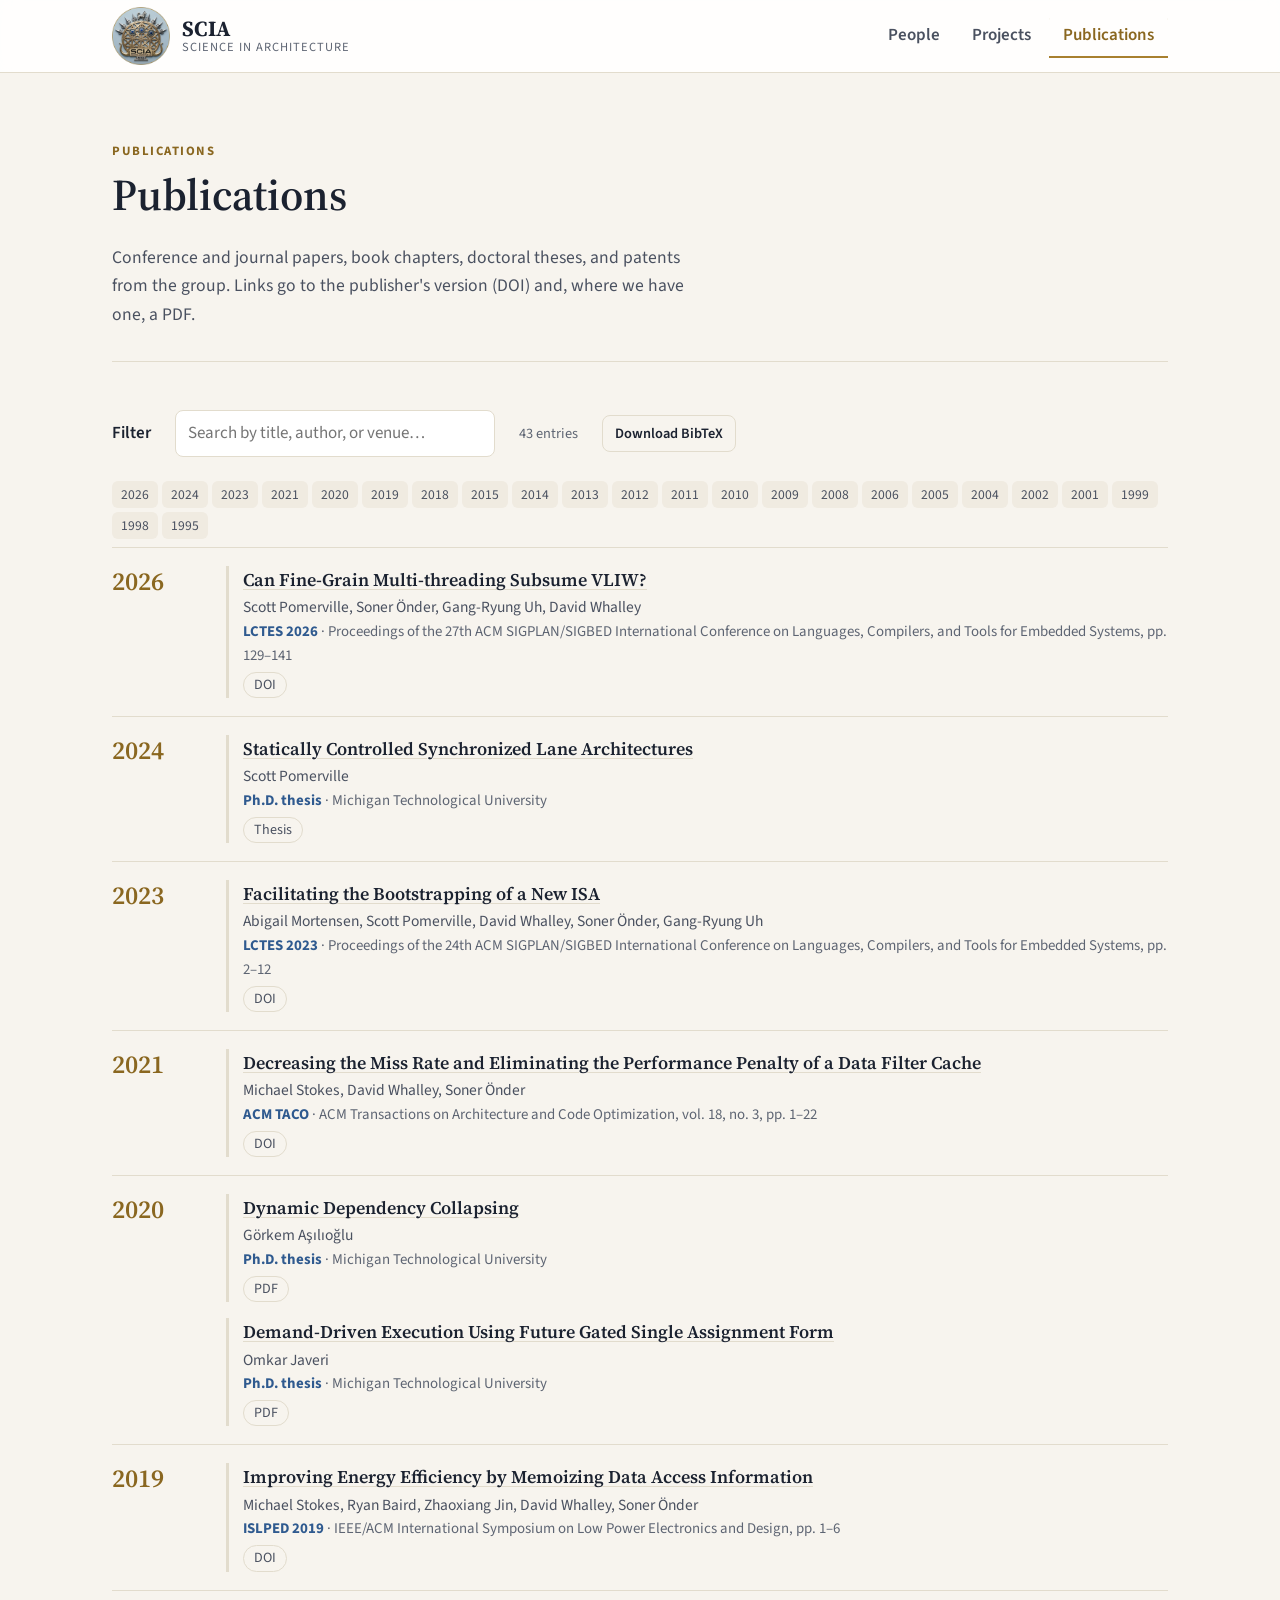
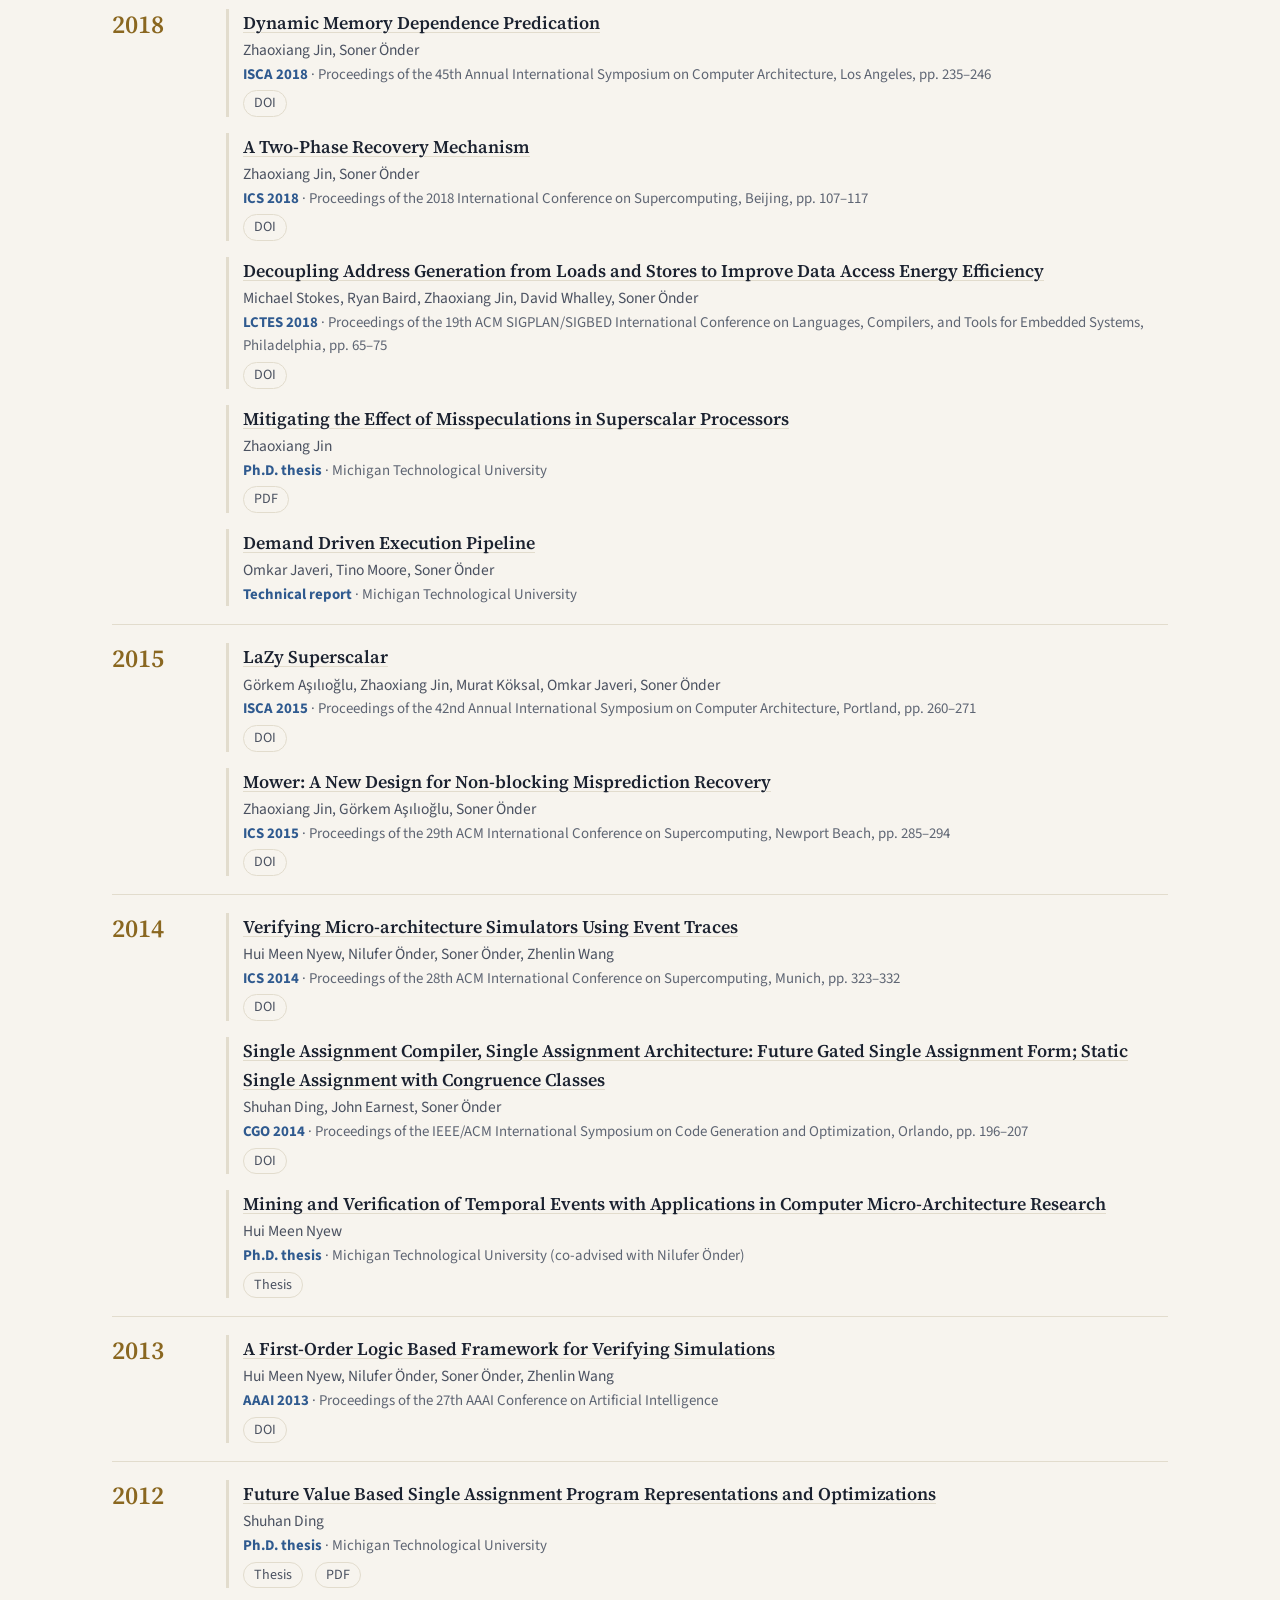
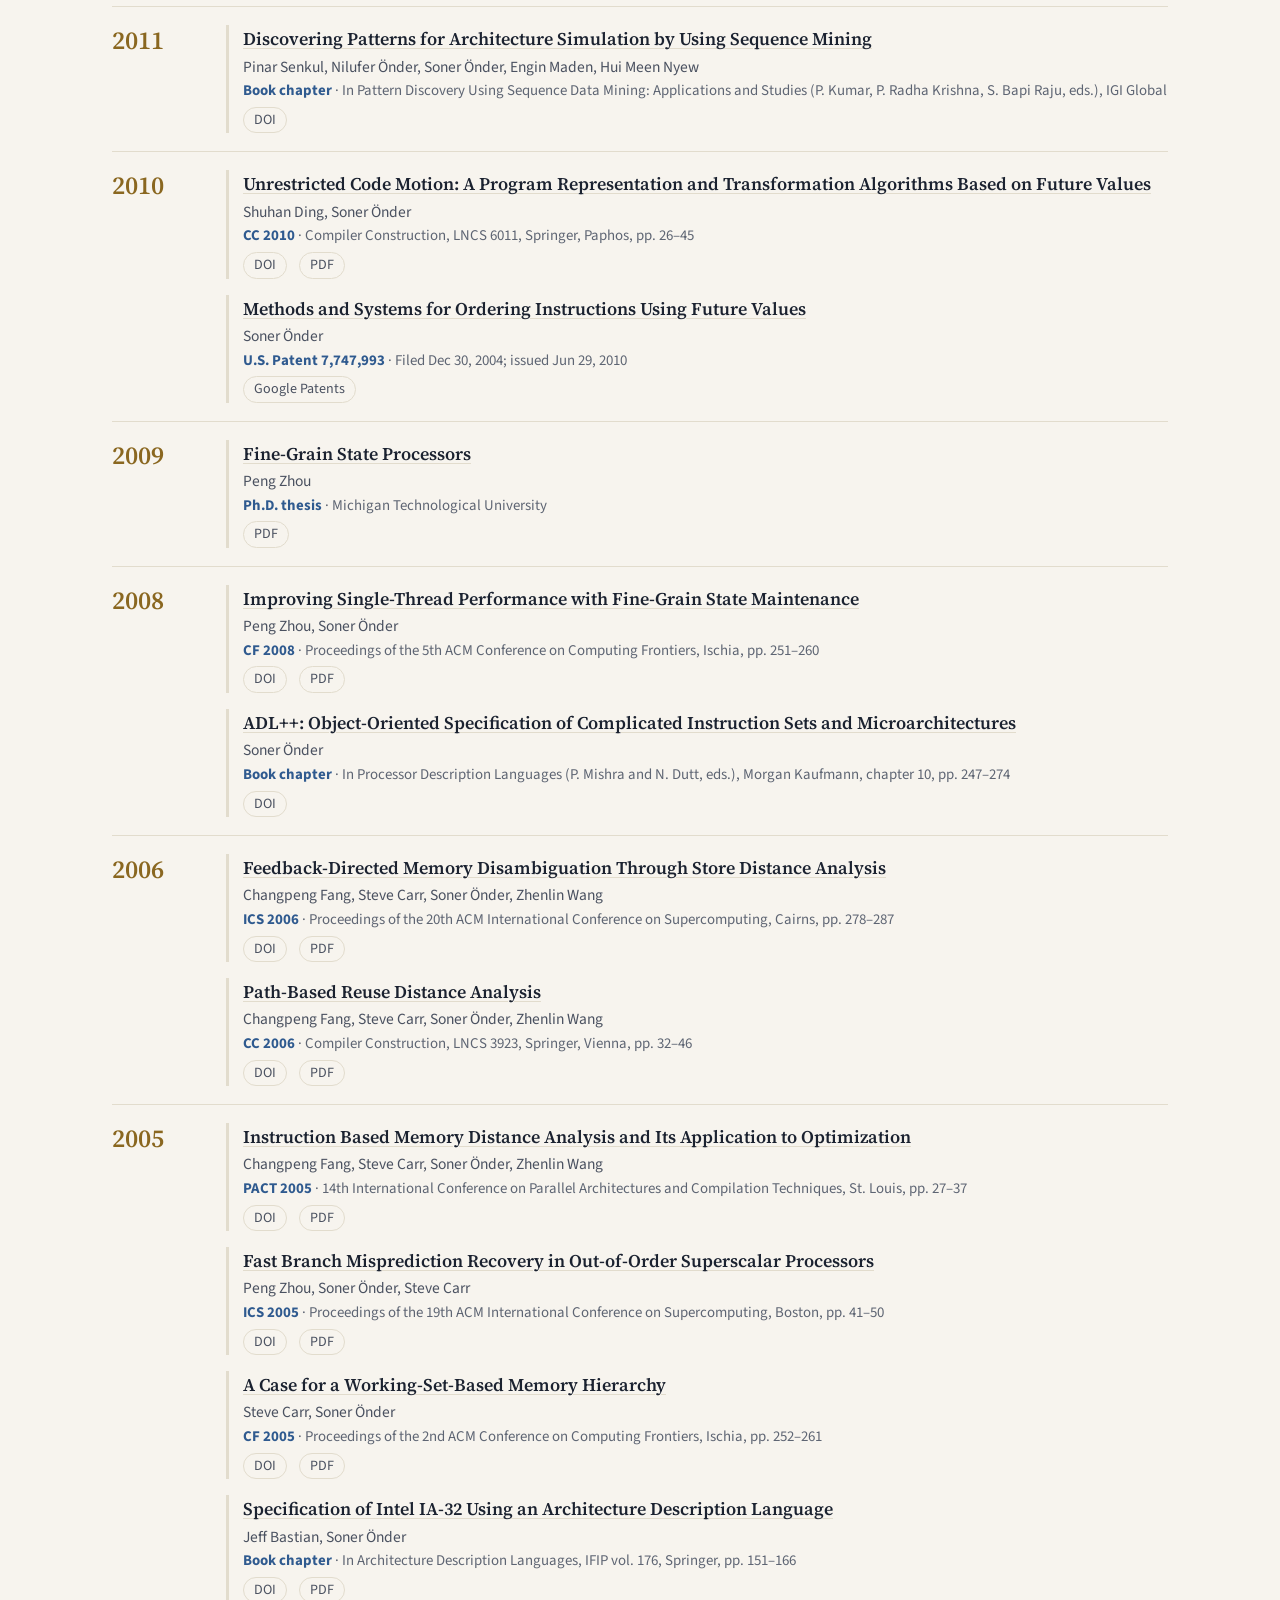
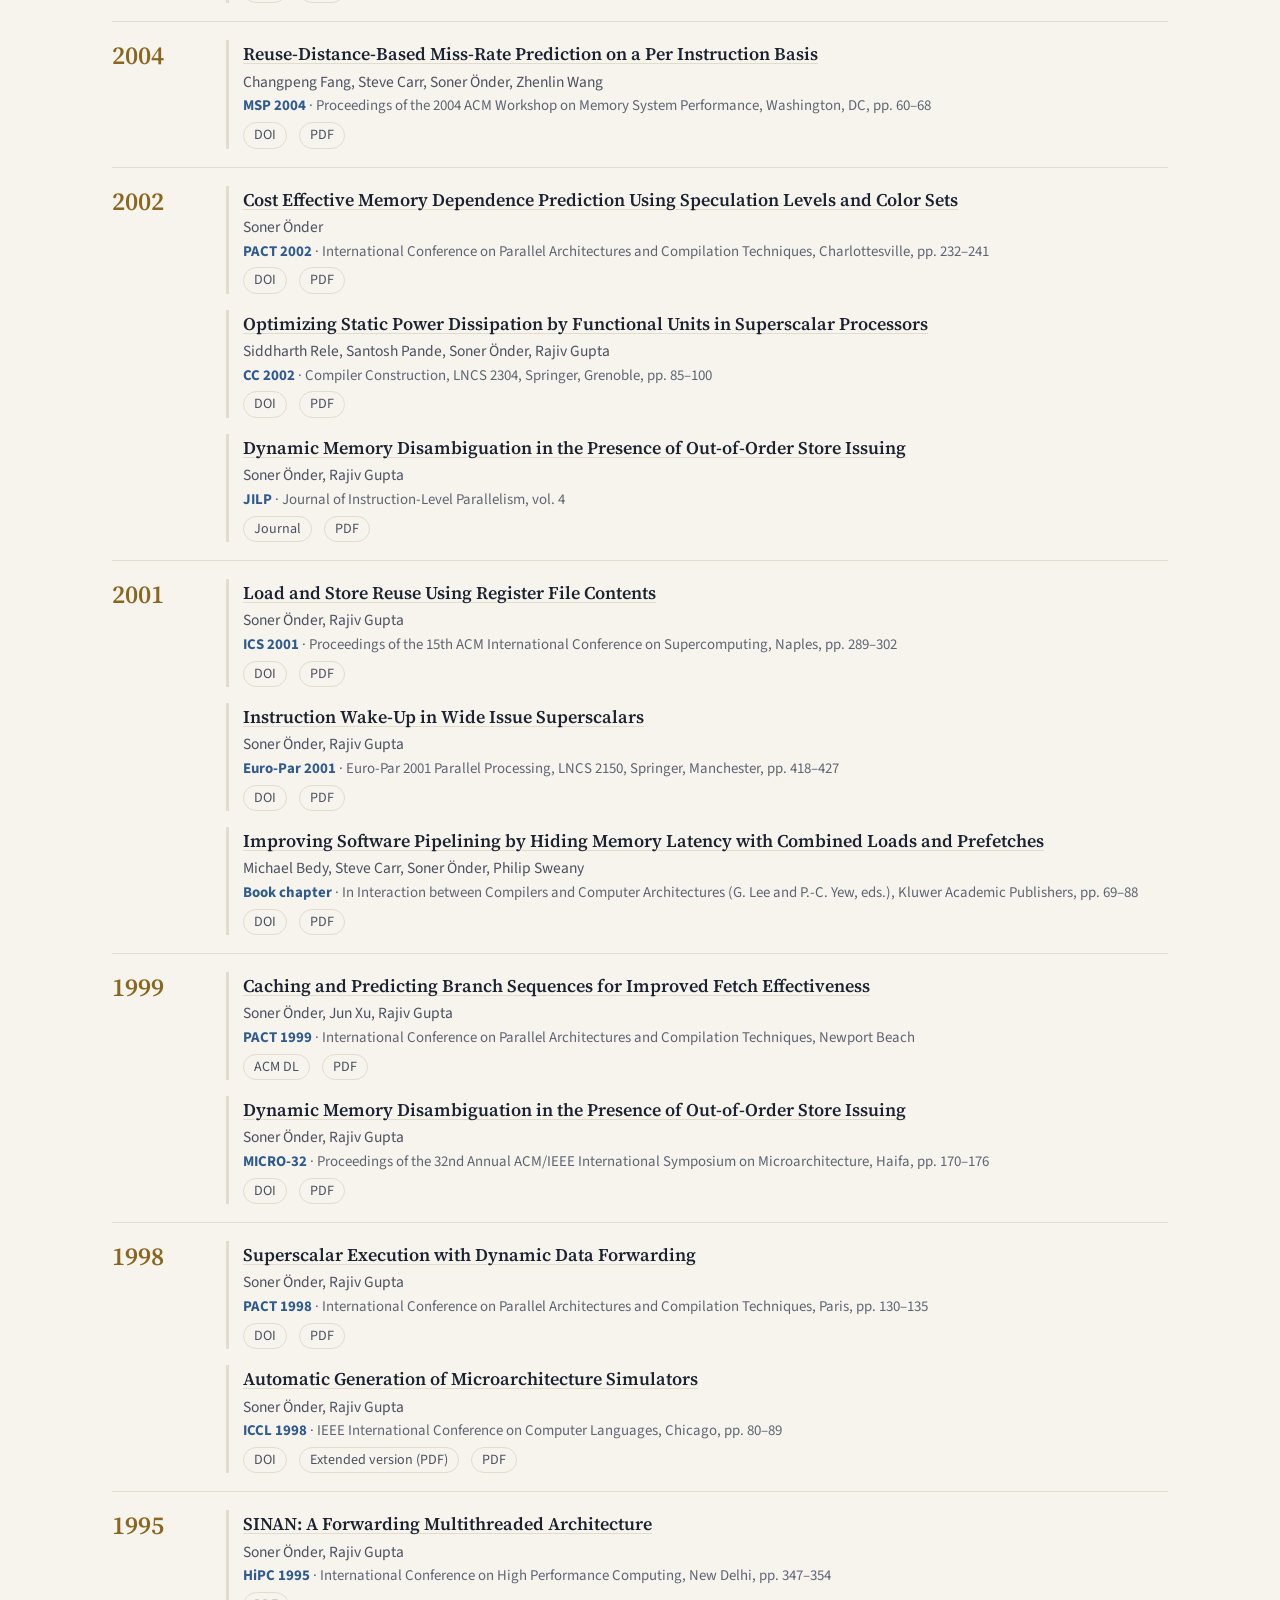
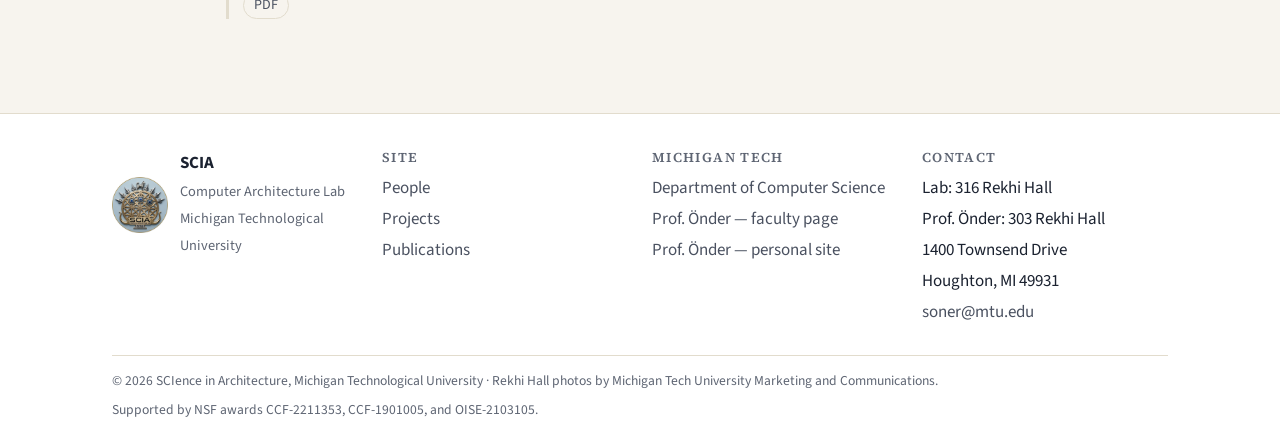
<file: publications.html>
<!DOCTYPE html>
<html lang="en">
<head>
  <meta charset="utf-8">
  <meta name="viewport" content="width=device-width, initial-scale=1">
  <title>Publications · SCIA — SCIence in Architecture</title>
  <meta name="description" content="Publications of SCIA, Prof. Soner Önder's computer architecture research group at Michigan Technological University.">
  <link rel="canonical" href="https://architecture-description-language.github.io/SCIA-site/publications.html">
  <meta property="og:type" content="website">
  <meta property="og:url" content="https://architecture-description-language.github.io/SCIA-site/publications.html">
  <meta property="og:title" content="Publications · SCIA — SCIence in Architecture">
  <meta property="og:description" content="Publications of SCIA, Prof. Soner Önder's computer architecture research group at Michigan Technological University.">
  <meta property="og:image" content="https://architecture-description-language.github.io/SCIA-site/assets/img/photos/group-2026-1800.jpg">
  <meta property="og:image:width" content="1800">
  <meta property="og:image:height" content="1200">
  <meta property="og:image:alt" content="Five SCIA students and Prof. Soner Önder standing together in front of whiteboards covered in notes.">
  <meta name="twitter:card" content="summary_large_image">
  <meta name="google-site-verification" content="HITmtBoDRm7K6osUYM03Pz6shg7Bqvr_b_jrxIVNK4c">
  <link rel="icon" href="assets/img/favicon.ico" sizes="16x16 32x32 48x48">
  <link rel="icon" type="image/svg+xml" href="assets/img/favicon.svg">
  <link rel="apple-touch-icon" href="assets/img/apple-touch-icon.png">
  <link rel="preconnect" href="https://fonts.googleapis.com">
  <link rel="preconnect" href="https://fonts.gstatic.com" crossorigin>
  <link rel="stylesheet" href="https://fonts.googleapis.com/css2?family=Source+Sans+3:ital,wght@0,400;0,600;0,700;1,400&family=Source+Serif+4:opsz,wght@8..60,400;8..60,600;8..60,700&display=swap">
  <link rel="stylesheet" href="assets/css/style.css">
</head>
<body>
  <a class="skip-link" href="#main">Skip to content</a>

  <header class="site-header">
    <nav class="container nav" aria-label="Primary">
      <a class="brand" href="index.html" aria-label="SCIA home">
        <img src="assets/img/logo-160.png" alt="" width="160" height="160">
        <span class="brand-text">
          <span class="brand-name">SCIA</span>
          <span class="brand-sub">SCIence in Architecture</span>
        </span>
      </a>
      <button class="nav-toggle" type="button" aria-expanded="false" aria-controls="nav-links" aria-label="Toggle navigation">
        <svg viewBox="0 0 24 24" fill="none" stroke="currentColor" stroke-width="2" stroke-linecap="round" aria-hidden="true"><path d="M4 7h16M4 12h16M4 17h16"/></svg>
      </button>
      <ul class="nav-links" id="nav-links">
        <li><a href="people.html">People</a></li>
        <li><a href="projects.html">Projects</a></li>
        <li><a href="publications.html" aria-current="page">Publications</a></li>
      </ul>
    </nav>
  </header>

  <main id="main">

    <div class="container">
      <header class="page-head">
        <span class="eyebrow">Publications</span>
        <h1>Publications</h1>
        <p>Conference and journal papers, book chapters, doctoral theses, and patents from the group. Links go to the publisher's version (DOI) and, where we have one, a PDF.</p>
      </header>

      <div class="pub-toolbar">
        <label for="pub-search">Filter</label>
        <input type="search" id="pub-search" placeholder="Search by title, author, or venue…" autocomplete="off">
        <span class="muted small" id="pub-count" aria-live="polite"></span>
        <a class="btn secondary small" href="publications.bib" download data-goatcounter-click="download/bibtex" data-goatcounter-title="Download BibTeX">Download BibTeX</a>
      </div>
      <nav class="year-jump" aria-label="Jump to year">
        <ul class="year-nav"><li><a href="#y2026">2026</a></li><li><a href="#y2024">2024</a></li><li><a href="#y2023">2023</a></li><li><a href="#y2021">2021</a></li><li><a href="#y2020">2020</a></li><li><a href="#y2019">2019</a></li><li><a href="#y2018">2018</a></li><li><a href="#y2015">2015</a></li><li><a href="#y2014">2014</a></li><li><a href="#y2013">2013</a></li><li><a href="#y2012">2012</a></li><li><a href="#y2011">2011</a></li><li><a href="#y2010">2010</a></li><li><a href="#y2009">2009</a></li><li><a href="#y2008">2008</a></li><li><a href="#y2006">2006</a></li><li><a href="#y2005">2005</a></li><li><a href="#y2004">2004</a></li><li><a href="#y2002">2002</a></li><li><a href="#y2001">2001</a></li><li><a href="#y1999">1999</a></li><li><a href="#y1998">1998</a></li><li><a href="#y1995">1995</a></li></ul>
      </nav>

      <section class="pub-group" id="y2026" aria-labelledby="h2026">
        <h2 id="h2026">2026</h2>
        <ol>
          <li class="pub" data-type="conference">
            <a class="title" href="https://doi.org/10.1145/3814943.3816179" data-goatcounter-click="paper/Pomerville2026can" data-goatcounter-title="Can Fine-Grain Multi-threading Subsume VLIW?">Can Fine-Grain Multi-threading Subsume VLIW?</a>
            <div class="authors">Scott Pomerville, Soner Önder, Gang-Ryung Uh, David Whalley</div>
            <div class="venue"><span class="abbr">LCTES 2026</span> · Proceedings of the 27th ACM SIGPLAN/SIGBED International Conference on Languages, Compilers, and Tools for Embedded Systems, pp. 129–141</div>
            <div class="pub-links"><a href="https://doi.org/10.1145/3814943.3816179" data-goatcounter-click="paper/Pomerville2026can" data-goatcounter-title="Can Fine-Grain Multi-threading Subsume VLIW?">DOI</a></div>
          </li>
        </ol>
      </section>
      <section class="pub-group" id="y2024" aria-labelledby="h2024">
        <h2 id="h2024">2024</h2>
        <ol>
          <li class="pub" data-type="thesis">
            <a class="title" href="https://digitalcommons.mtu.edu/etdr/1811/" data-goatcounter-click="paper/Pomerville2024statically" data-goatcounter-title="Statically Controlled Synchronized Lane Architectures">Statically Controlled Synchronized Lane Architectures</a>
            <div class="authors">Scott Pomerville</div>
            <div class="venue"><span class="abbr">Ph.D. thesis</span> · Michigan Technological University</div>
            <div class="pub-links"><a href="https://digitalcommons.mtu.edu/etdr/1811/" data-goatcounter-click="paper/Pomerville2024statically" data-goatcounter-title="Statically Controlled Synchronized Lane Architectures">Thesis</a></div>
          </li>
        </ol>
      </section>
      <section class="pub-group" id="y2023" aria-labelledby="h2023">
        <h2 id="h2023">2023</h2>
        <ol>
          <li class="pub" data-type="conference">
            <a class="title" href="https://doi.org/10.1145/3589610.3596282" data-goatcounter-click="paper/Mortensen2023facilitating" data-goatcounter-title="Facilitating the Bootstrapping of a New ISA">Facilitating the Bootstrapping of a New ISA</a>
            <div class="authors">Abigail Mortensen, Scott Pomerville, David Whalley, Soner Önder, Gang-Ryung Uh</div>
            <div class="venue"><span class="abbr">LCTES 2023</span> · Proceedings of the 24th ACM SIGPLAN/SIGBED International Conference on Languages, Compilers, and Tools for Embedded Systems, pp. 2–12</div>
            <div class="pub-links"><a href="https://doi.org/10.1145/3589610.3596282" data-goatcounter-click="paper/Mortensen2023facilitating" data-goatcounter-title="Facilitating the Bootstrapping of a New ISA">DOI</a></div>
          </li>
        </ol>
      </section>
      <section class="pub-group" id="y2021" aria-labelledby="h2021">
        <h2 id="h2021">2021</h2>
        <ol>
          <li class="pub" data-type="journal">
            <a class="title" href="https://doi.org/10.1145/3449043" data-goatcounter-click="paper/Stokes2021decreasing" data-goatcounter-title="Decreasing the Miss Rate and Eliminating the Performance Penalty of a Data Filter Cache">Decreasing the Miss Rate and Eliminating the Performance Penalty of a Data Filter Cache</a>
            <div class="authors">Michael Stokes, David Whalley, Soner Önder</div>
            <div class="venue"><span class="abbr">ACM TACO</span> · ACM Transactions on Architecture and Code Optimization, vol. 18, no. 3, pp. 1–22</div>
            <div class="pub-links"><a href="https://doi.org/10.1145/3449043" data-goatcounter-click="paper/Stokes2021decreasing" data-goatcounter-title="Decreasing the Miss Rate and Eliminating the Performance Penalty of a Data Filter Cache">DOI</a></div>
          </li>
        </ol>
      </section>
      <section class="pub-group" id="y2020" aria-labelledby="h2020">
        <h2 id="h2020">2020</h2>
        <ol>
          <li class="pub" data-type="thesis">
            <a class="title" href="https://pages.mtu.edu/~soner/PhD-Thesis/2020-Gorkem-Asilioglu.pdf" data-goatcounter-click="paper/Asilioglu2020dynamic" data-goatcounter-title="Dynamic Dependency Collapsing">Dynamic Dependency Collapsing</a>
            <div class="authors">Görkem Aşılıoğlu</div>
            <div class="venue"><span class="abbr">Ph.D. thesis</span> · Michigan Technological University</div>
            <div class="pub-links"><a href="https://pages.mtu.edu/~soner/PhD-Thesis/2020-Gorkem-Asilioglu.pdf" data-goatcounter-click="paper/Asilioglu2020dynamic" data-goatcounter-title="Dynamic Dependency Collapsing">PDF</a></div>
          </li>
          <li class="pub" data-type="thesis">
            <a class="title" href="https://pages.mtu.edu/~soner/PhD-Thesis/2020-Omkar-Javeri.pdf" data-goatcounter-click="paper/Javeri2020demanddriven" data-goatcounter-title="Demand-Driven Execution Using Future Gated Single Assignment Form">Demand-Driven Execution Using Future Gated Single Assignment Form</a>
            <div class="authors">Omkar Javeri</div>
            <div class="venue"><span class="abbr">Ph.D. thesis</span> · Michigan Technological University</div>
            <div class="pub-links"><a href="https://pages.mtu.edu/~soner/PhD-Thesis/2020-Omkar-Javeri.pdf" data-goatcounter-click="paper/Javeri2020demanddriven" data-goatcounter-title="Demand-Driven Execution Using Future Gated Single Assignment Form">PDF</a></div>
          </li>
        </ol>
      </section>
      <section class="pub-group" id="y2019" aria-labelledby="h2019">
        <h2 id="h2019">2019</h2>
        <ol>
          <li class="pub" data-type="conference">
            <a class="title" href="https://doi.org/10.1109/ISLPED.2019.8824951" data-goatcounter-click="paper/Stokes2019improving" data-goatcounter-title="Improving Energy Efficiency by Memoizing Data Access Information">Improving Energy Efficiency by Memoizing Data Access Information</a>
            <div class="authors">Michael Stokes, Ryan Baird, Zhaoxiang Jin, David Whalley, Soner Önder</div>
            <div class="venue"><span class="abbr">ISLPED 2019</span> · IEEE/ACM International Symposium on Low Power Electronics and Design, pp. 1–6</div>
            <div class="pub-links"><a href="https://doi.org/10.1109/ISLPED.2019.8824951" data-goatcounter-click="paper/Stokes2019improving" data-goatcounter-title="Improving Energy Efficiency by Memoizing Data Access Information">DOI</a></div>
          </li>
        </ol>
      </section>
      <section class="pub-group" id="y2018" aria-labelledby="h2018">
        <h2 id="h2018">2018</h2>
        <ol>
          <li class="pub" data-type="conference">
            <a class="title" href="https://doi.org/10.1109/ISCA.2018.00029" data-goatcounter-click="paper/Jin2018dynamic" data-goatcounter-title="Dynamic Memory Dependence Predication">Dynamic Memory Dependence Predication</a>
            <div class="authors">Zhaoxiang Jin, Soner Önder</div>
            <div class="venue"><span class="abbr">ISCA 2018</span> · Proceedings of the 45th Annual International Symposium on Computer Architecture, Los Angeles, pp. 235–246</div>
            <div class="pub-links"><a href="https://doi.org/10.1109/ISCA.2018.00029" data-goatcounter-click="paper/Jin2018dynamic" data-goatcounter-title="Dynamic Memory Dependence Predication">DOI</a></div>
          </li>
          <li class="pub" data-type="conference">
            <a class="title" href="https://doi.org/10.1145/3205289.3205300" data-goatcounter-click="paper/Jin2018a" data-goatcounter-title="A Two-Phase Recovery Mechanism">A Two-Phase Recovery Mechanism</a>
            <div class="authors">Zhaoxiang Jin, Soner Önder</div>
            <div class="venue"><span class="abbr">ICS 2018</span> · Proceedings of the 2018 International Conference on Supercomputing, Beijing, pp. 107–117</div>
            <div class="pub-links"><a href="https://doi.org/10.1145/3205289.3205300" data-goatcounter-click="paper/Jin2018a" data-goatcounter-title="A Two-Phase Recovery Mechanism">DOI</a></div>
          </li>
          <li class="pub" data-type="conference">
            <a class="title" href="https://doi.org/10.1145/3211332.3211340" data-goatcounter-click="paper/Stokes2018decoupling" data-goatcounter-title="Decoupling Address Generation from Loads and Stores to Improve Data Access Energy Efficiency">Decoupling Address Generation from Loads and Stores to Improve Data Access Energy Efficiency</a>
            <div class="authors">Michael Stokes, Ryan Baird, Zhaoxiang Jin, David Whalley, Soner Önder</div>
            <div class="venue"><span class="abbr">LCTES 2018</span> · Proceedings of the 19th ACM SIGPLAN/SIGBED International Conference on Languages, Compilers, and Tools for Embedded Systems, Philadelphia, pp. 65–75</div>
            <div class="pub-links"><a href="https://doi.org/10.1145/3211332.3211340" data-goatcounter-click="paper/Stokes2018decoupling" data-goatcounter-title="Decoupling Address Generation from Loads and Stores to Improve Data Access Energy Efficiency">DOI</a></div>
          </li>
          <li class="pub" data-type="thesis">
            <a class="title" href="https://pages.mtu.edu/~soner/PhD-Thesis/2018-Zhaoxiang-Jin.pdf" data-goatcounter-click="paper/Jin2018mitigating" data-goatcounter-title="Mitigating the Effect of Misspeculations in Superscalar Processors">Mitigating the Effect of Misspeculations in Superscalar Processors</a>
            <div class="authors">Zhaoxiang Jin</div>
            <div class="venue"><span class="abbr">Ph.D. thesis</span> · Michigan Technological University</div>
            <div class="pub-links"><a href="https://pages.mtu.edu/~soner/PhD-Thesis/2018-Zhaoxiang-Jin.pdf" data-goatcounter-click="paper/Jin2018mitigating" data-goatcounter-title="Mitigating the Effect of Misspeculations in Superscalar Processors">PDF</a></div>
          </li>
          <li class="pub" data-type="report">
            <span class="title">Demand Driven Execution Pipeline</span>
            <div class="authors">Omkar Javeri, Tino Moore, Soner Önder</div>
            <div class="venue"><span class="abbr">Technical report</span> · Michigan Technological University</div>
          </li>
        </ol>
      </section>
      <section class="pub-group" id="y2015" aria-labelledby="h2015">
        <h2 id="h2015">2015</h2>
        <ol>
          <li class="pub" data-type="conference">
            <a class="title" href="https://doi.org/10.1145/2749469.2750409" data-goatcounter-click="paper/Asilioglu2015lazy" data-goatcounter-title="LaZy Superscalar">LaZy Superscalar</a>
            <div class="authors">Görkem Aşılıoğlu, Zhaoxiang Jin, Murat Köksal, Omkar Javeri, Soner Önder</div>
            <div class="venue"><span class="abbr">ISCA 2015</span> · Proceedings of the 42nd Annual International Symposium on Computer Architecture, Portland, pp. 260–271</div>
            <div class="pub-links"><a href="https://doi.org/10.1145/2749469.2750409" data-goatcounter-click="paper/Asilioglu2015lazy" data-goatcounter-title="LaZy Superscalar">DOI</a></div>
          </li>
          <li class="pub" data-type="conference">
            <a class="title" href="https://doi.org/10.1145/2751205.2751228" data-goatcounter-click="paper/Jin2015mower" data-goatcounter-title="Mower: A New Design for Non-blocking Misprediction Recovery">Mower: A New Design for Non-blocking Misprediction Recovery</a>
            <div class="authors">Zhaoxiang Jin, Görkem Aşılıoğlu, Soner Önder</div>
            <div class="venue"><span class="abbr">ICS 2015</span> · Proceedings of the 29th ACM International Conference on Supercomputing, Newport Beach, pp. 285–294</div>
            <div class="pub-links"><a href="https://doi.org/10.1145/2751205.2751228" data-goatcounter-click="paper/Jin2015mower" data-goatcounter-title="Mower: A New Design for Non-blocking Misprediction Recovery">DOI</a></div>
          </li>
        </ol>
      </section>
      <section class="pub-group" id="y2014" aria-labelledby="h2014">
        <h2 id="h2014">2014</h2>
        <ol>
          <li class="pub" data-type="conference">
            <a class="title" href="https://doi.org/10.1145/2597652.2597680" data-goatcounter-click="paper/Nyew2014verifying" data-goatcounter-title="Verifying Micro-architecture Simulators Using Event Traces">Verifying Micro-architecture Simulators Using Event Traces</a>
            <div class="authors">Hui Meen Nyew, Nilufer Önder, Soner Önder, Zhenlin Wang</div>
            <div class="venue"><span class="abbr">ICS 2014</span> · Proceedings of the 28th ACM International Conference on Supercomputing, Munich, pp. 323–332</div>
            <div class="pub-links"><a href="https://doi.org/10.1145/2597652.2597680" data-goatcounter-click="paper/Nyew2014verifying" data-goatcounter-title="Verifying Micro-architecture Simulators Using Event Traces">DOI</a></div>
          </li>
          <li class="pub" data-type="conference">
            <a class="title" href="https://doi.org/10.1145/2544137.2544158" data-goatcounter-click="paper/Ding2014single" data-goatcounter-title="Single Assignment Compiler, Single Assignment Architecture: Future Gated Single Assignment Form; Static Single Assignment with Congruence Classes">Single Assignment Compiler, Single Assignment Architecture: Future Gated Single Assignment Form; Static Single Assignment with Congruence Classes</a>
            <div class="authors">Shuhan Ding, John Earnest, Soner Önder</div>
            <div class="venue"><span class="abbr">CGO 2014</span> · Proceedings of the IEEE/ACM International Symposium on Code Generation and Optimization, Orlando, pp. 196–207</div>
            <div class="pub-links"><a href="https://doi.org/10.1145/2544137.2544158" data-goatcounter-click="paper/Ding2014single" data-goatcounter-title="Single Assignment Compiler, Single Assignment Architecture: Future Gated Single Assignment Form; Static Single Assignment with Congruence Classes">DOI</a></div>
          </li>
          <li class="pub" data-type="thesis">
            <a class="title" href="https://digitalcommons.mtu.edu/etds/796/" data-goatcounter-click="paper/Nyew2014mining" data-goatcounter-title="Mining and Verification of Temporal Events with Applications in Computer Micro-Architecture Research">Mining and Verification of Temporal Events with Applications in Computer Micro-Architecture Research</a>
            <div class="authors">Hui Meen Nyew</div>
            <div class="venue"><span class="abbr">Ph.D. thesis</span> · Michigan Technological University (co-advised with Nilufer Önder)</div>
            <div class="pub-links"><a href="https://digitalcommons.mtu.edu/etds/796/" data-goatcounter-click="paper/Nyew2014mining" data-goatcounter-title="Mining and Verification of Temporal Events with Applications in Computer Micro-Architecture Research">Thesis</a></div>
          </li>
        </ol>
      </section>
      <section class="pub-group" id="y2013" aria-labelledby="h2013">
        <h2 id="h2013">2013</h2>
        <ol>
          <li class="pub" data-type="conference">
            <a class="title" href="https://doi.org/10.1609/aaai.v27i1.8540" data-goatcounter-click="paper/Nyew2013a" data-goatcounter-title="A First-Order Logic Based Framework for Verifying Simulations">A First-Order Logic Based Framework for Verifying Simulations</a>
            <div class="authors">Hui Meen Nyew, Nilufer Önder, Soner Önder, Zhenlin Wang</div>
            <div class="venue"><span class="abbr">AAAI 2013</span> · Proceedings of the 27th AAAI Conference on Artificial Intelligence</div>
            <div class="pub-links"><a href="https://doi.org/10.1609/aaai.v27i1.8540" data-goatcounter-click="paper/Nyew2013a" data-goatcounter-title="A First-Order Logic Based Framework for Verifying Simulations">DOI</a></div>
          </li>
        </ol>
      </section>
      <section class="pub-group" id="y2012" aria-labelledby="h2012">
        <h2 id="h2012">2012</h2>
        <ol>
          <li class="pub" data-type="thesis">
            <a class="title" href="https://digitalcommons.mtu.edu/etds/177/" data-goatcounter-click="paper/Ding2012future" data-goatcounter-title="Future Value Based Single Assignment Program Representations and Optimizations">Future Value Based Single Assignment Program Representations and Optimizations</a>
            <div class="authors">Shuhan Ding</div>
            <div class="venue"><span class="abbr">Ph.D. thesis</span> · Michigan Technological University</div>
            <div class="pub-links"><a href="https://digitalcommons.mtu.edu/etds/177/" data-goatcounter-click="paper/Ding2012future" data-goatcounter-title="Future Value Based Single Assignment Program Representations and Optimizations">Thesis</a><a href="https://pages.mtu.edu/~soner/PhD-Thesis/2012-Shuhan-Ding.pdf" data-goatcounter-click="paper/Ding2012future" data-goatcounter-title="Future Value Based Single Assignment Program Representations and Optimizations">PDF</a></div>
          </li>
        </ol>
      </section>
      <section class="pub-group" id="y2011" aria-labelledby="h2011">
        <h2 id="h2011">2011</h2>
        <ol>
          <li class="pub" data-type="chapter">
            <a class="title" href="https://doi.org/10.4018/978-1-61350-056-9.ch013" data-goatcounter-click="paper/Senkul2011discovering" data-goatcounter-title="Discovering Patterns for Architecture Simulation by Using Sequence Mining">Discovering Patterns for Architecture Simulation by Using Sequence Mining</a>
            <div class="authors">Pinar Senkul, Nilufer Önder, Soner Önder, Engin Maden, Hui Meen Nyew</div>
            <div class="venue"><span class="abbr">Book chapter</span> · In Pattern Discovery Using Sequence Data Mining: Applications and Studies (P. Kumar, P. Radha Krishna, S. Bapi Raju, eds.), IGI Global</div>
            <div class="pub-links"><a href="https://doi.org/10.4018/978-1-61350-056-9.ch013" data-goatcounter-click="paper/Senkul2011discovering" data-goatcounter-title="Discovering Patterns for Architecture Simulation by Using Sequence Mining">DOI</a></div>
          </li>
        </ol>
      </section>
      <section class="pub-group" id="y2010" aria-labelledby="h2010">
        <h2 id="h2010">2010</h2>
        <ol>
          <li class="pub" data-type="conference">
            <a class="title" href="https://doi.org/10.1007/978-3-642-11970-5_3" data-goatcounter-click="paper/Ding2010unrestricted" data-goatcounter-title="Unrestricted Code Motion: A Program Representation and Transformation Algorithms Based on Future Values">Unrestricted Code Motion: A Program Representation and Transformation Algorithms Based on Future Values</a>
            <div class="authors">Shuhan Ding, Soner Önder</div>
            <div class="venue"><span class="abbr">CC 2010</span> · Compiler Construction, LNCS 6011, Springer, Paphos, pp. 26–45</div>
            <div class="pub-links"><a href="https://doi.org/10.1007/978-3-642-11970-5_3" data-goatcounter-click="paper/Ding2010unrestricted" data-goatcounter-title="Unrestricted Code Motion: A Program Representation and Transformation Algorithms Based on Future Values">DOI</a><a href="https://pages.mtu.edu/~soner/publications/cc-2010.pdf" data-goatcounter-click="paper/Ding2010unrestricted" data-goatcounter-title="Unrestricted Code Motion: A Program Representation and Transformation Algorithms Based on Future Values">PDF</a></div>
          </li>
          <li class="pub" data-type="patent">
            <a class="title" href="https://patents.google.com/patent/US7747993B2/en" data-goatcounter-click="paper/Onder2010methods" data-goatcounter-title="Methods and Systems for Ordering Instructions Using Future Values">Methods and Systems for Ordering Instructions Using Future Values</a>
            <div class="authors">Soner Önder</div>
            <div class="venue"><span class="abbr">U.S. Patent 7,747,993</span> · Filed Dec 30, 2004; issued Jun 29, 2010</div>
            <div class="pub-links"><a href="https://patents.google.com/patent/US7747993B2/en" data-goatcounter-click="paper/Onder2010methods" data-goatcounter-title="Methods and Systems for Ordering Instructions Using Future Values">Google Patents</a></div>
          </li>
        </ol>
      </section>
      <section class="pub-group" id="y2009" aria-labelledby="h2009">
        <h2 id="h2009">2009</h2>
        <ol>
          <li class="pub" data-type="thesis">
            <a class="title" href="https://pages.mtu.edu/~soner/PhD-Thesis/2009-Peng-Zhou.pdf" data-goatcounter-click="paper/Zhou2009finegrain" data-goatcounter-title="Fine-Grain State Processors">Fine-Grain State Processors</a>
            <div class="authors">Peng Zhou</div>
            <div class="venue"><span class="abbr">Ph.D. thesis</span> · Michigan Technological University</div>
            <div class="pub-links"><a href="https://pages.mtu.edu/~soner/PhD-Thesis/2009-Peng-Zhou.pdf" data-goatcounter-click="paper/Zhou2009finegrain" data-goatcounter-title="Fine-Grain State Processors">PDF</a></div>
          </li>
        </ol>
      </section>
      <section class="pub-group" id="y2008" aria-labelledby="h2008">
        <h2 id="h2008">2008</h2>
        <ol>
          <li class="pub" data-type="conference">
            <a class="title" href="https://doi.org/10.1145/1366230.1366274" data-goatcounter-click="paper/Zhou2008improving" data-goatcounter-title="Improving Single-Thread Performance with Fine-Grain State Maintenance">Improving Single-Thread Performance with Fine-Grain State Maintenance</a>
            <div class="authors">Peng Zhou, Soner Önder</div>
            <div class="venue"><span class="abbr">CF 2008</span> · Proceedings of the 5th ACM Conference on Computing Frontiers, Ischia, pp. 251–260</div>
            <div class="pub-links"><a href="https://doi.org/10.1145/1366230.1366274" data-goatcounter-click="paper/Zhou2008improving" data-goatcounter-title="Improving Single-Thread Performance with Fine-Grain State Maintenance">DOI</a><a href="https://pages.mtu.edu/~soner/publications/cf-2008.pdf" data-goatcounter-click="paper/Zhou2008improving" data-goatcounter-title="Improving Single-Thread Performance with Fine-Grain State Maintenance">PDF</a></div>
          </li>
          <li class="pub" data-type="chapter">
            <a class="title" href="https://doi.org/10.1016/B978-012374287-2.50013-6" data-goatcounter-click="paper/Onder2008adl" data-goatcounter-title="ADL++: Object-Oriented Specification of Complicated Instruction Sets and Microarchitectures">ADL++: Object-Oriented Specification of Complicated Instruction Sets and Microarchitectures</a>
            <div class="authors">Soner Önder</div>
            <div class="venue"><span class="abbr">Book chapter</span> · In Processor Description Languages (P. Mishra and N. Dutt, eds.), Morgan Kaufmann, chapter 10, pp. 247–274</div>
            <div class="pub-links"><a href="https://doi.org/10.1016/B978-012374287-2.50013-6" data-goatcounter-click="paper/Onder2008adl" data-goatcounter-title="ADL++: Object-Oriented Specification of Complicated Instruction Sets and Microarchitectures">DOI</a></div>
          </li>
        </ol>
      </section>
      <section class="pub-group" id="y2006" aria-labelledby="h2006">
        <h2 id="h2006">2006</h2>
        <ol>
          <li class="pub" data-type="conference">
            <a class="title" href="https://doi.org/10.1145/1183401.1183440" data-goatcounter-click="paper/Fang2006feedbackdirected" data-goatcounter-title="Feedback-Directed Memory Disambiguation Through Store Distance Analysis">Feedback-Directed Memory Disambiguation Through Store Distance Analysis</a>
            <div class="authors">Changpeng Fang, Steve Carr, Soner Önder, Zhenlin Wang</div>
            <div class="venue"><span class="abbr">ICS 2006</span> · Proceedings of the 20th ACM International Conference on Supercomputing, Cairns, pp. 278–287</div>
            <div class="pub-links"><a href="https://doi.org/10.1145/1183401.1183440" data-goatcounter-click="paper/Fang2006feedbackdirected" data-goatcounter-title="Feedback-Directed Memory Disambiguation Through Store Distance Analysis">DOI</a><a href="https://pages.mtu.edu/~soner/publications/ics-2006.pdf" data-goatcounter-click="paper/Fang2006feedbackdirected" data-goatcounter-title="Feedback-Directed Memory Disambiguation Through Store Distance Analysis">PDF</a></div>
          </li>
          <li class="pub" data-type="conference">
            <a class="title" href="https://doi.org/10.1007/11688839_4" data-goatcounter-click="paper/Fang2006pathbased" data-goatcounter-title="Path-Based Reuse Distance Analysis">Path-Based Reuse Distance Analysis</a>
            <div class="authors">Changpeng Fang, Steve Carr, Soner Önder, Zhenlin Wang</div>
            <div class="venue"><span class="abbr">CC 2006</span> · Compiler Construction, LNCS 3923, Springer, Vienna, pp. 32–46</div>
            <div class="pub-links"><a href="https://doi.org/10.1007/11688839_4" data-goatcounter-click="paper/Fang2006pathbased" data-goatcounter-title="Path-Based Reuse Distance Analysis">DOI</a><a href="https://pages.mtu.edu/~soner/publications/cc-2006.pdf" data-goatcounter-click="paper/Fang2006pathbased" data-goatcounter-title="Path-Based Reuse Distance Analysis">PDF</a></div>
          </li>
        </ol>
      </section>
      <section class="pub-group" id="y2005" aria-labelledby="h2005">
        <h2 id="h2005">2005</h2>
        <ol>
          <li class="pub" data-type="conference">
            <a class="title" href="https://doi.org/10.1109/PACT.2005.26" data-goatcounter-click="paper/Fang2005instruction" data-goatcounter-title="Instruction Based Memory Distance Analysis and Its Application to Optimization">Instruction Based Memory Distance Analysis and Its Application to Optimization</a>
            <div class="authors">Changpeng Fang, Steve Carr, Soner Önder, Zhenlin Wang</div>
            <div class="venue"><span class="abbr">PACT 2005</span> · 14th International Conference on Parallel Architectures and Compilation Techniques, St. Louis, pp. 27–37</div>
            <div class="pub-links"><a href="https://doi.org/10.1109/PACT.2005.26" data-goatcounter-click="paper/Fang2005instruction" data-goatcounter-title="Instruction Based Memory Distance Analysis and Its Application to Optimization">DOI</a><a href="https://pages.mtu.edu/~soner/publications/pact-2005.pdf" data-goatcounter-click="paper/Fang2005instruction" data-goatcounter-title="Instruction Based Memory Distance Analysis and Its Application to Optimization">PDF</a></div>
          </li>
          <li class="pub" data-type="conference">
            <a class="title" href="https://doi.org/10.1145/1088149.1088156" data-goatcounter-click="paper/Zhou2005fast" data-goatcounter-title="Fast Branch Misprediction Recovery in Out-of-Order Superscalar Processors">Fast Branch Misprediction Recovery in Out-of-Order Superscalar Processors</a>
            <div class="authors">Peng Zhou, Soner Önder, Steve Carr</div>
            <div class="venue"><span class="abbr">ICS 2005</span> · Proceedings of the 19th ACM International Conference on Supercomputing, Boston, pp. 41–50</div>
            <div class="pub-links"><a href="https://doi.org/10.1145/1088149.1088156" data-goatcounter-click="paper/Zhou2005fast" data-goatcounter-title="Fast Branch Misprediction Recovery in Out-of-Order Superscalar Processors">DOI</a><a href="https://pages.mtu.edu/~soner/publications/ics-2005.pdf" data-goatcounter-click="paper/Zhou2005fast" data-goatcounter-title="Fast Branch Misprediction Recovery in Out-of-Order Superscalar Processors">PDF</a></div>
          </li>
          <li class="pub" data-type="conference">
            <a class="title" href="https://doi.org/10.1145/1062261.1062304" data-goatcounter-click="paper/Carr2005a" data-goatcounter-title="A Case for a Working-Set-Based Memory Hierarchy">A Case for a Working-Set-Based Memory Hierarchy</a>
            <div class="authors">Steve Carr, Soner Önder</div>
            <div class="venue"><span class="abbr">CF 2005</span> · Proceedings of the 2nd ACM Conference on Computing Frontiers, Ischia, pp. 252–261</div>
            <div class="pub-links"><a href="https://doi.org/10.1145/1062261.1062304" data-goatcounter-click="paper/Carr2005a" data-goatcounter-title="A Case for a Working-Set-Based Memory Hierarchy">DOI</a><a href="https://pages.mtu.edu/~soner/publications/cf-2005.pdf" data-goatcounter-click="paper/Carr2005a" data-goatcounter-title="A Case for a Working-Set-Based Memory Hierarchy">PDF</a></div>
          </li>
          <li class="pub" data-type="chapter">
            <a class="title" href="https://doi.org/10.1007/0-387-24590-1_10" data-goatcounter-click="paper/Bastian2005specification" data-goatcounter-title="Specification of Intel IA-32 Using an Architecture Description Language">Specification of Intel IA-32 Using an Architecture Description Language</a>
            <div class="authors">Jeff Bastian, Soner Önder</div>
            <div class="venue"><span class="abbr">Book chapter</span> · In Architecture Description Languages, IFIP vol. 176, Springer, pp. 151–166</div>
            <div class="pub-links"><a href="https://doi.org/10.1007/0-387-24590-1_10" data-goatcounter-click="paper/Bastian2005specification" data-goatcounter-title="Specification of Intel IA-32 Using an Architecture Description Language">DOI</a><a href="https://pages.mtu.edu/~soner/publications/wadl-2004.pdf" data-goatcounter-click="paper/Bastian2005specification" data-goatcounter-title="Specification of Intel IA-32 Using an Architecture Description Language">PDF</a></div>
          </li>
        </ol>
      </section>
      <section class="pub-group" id="y2004" aria-labelledby="h2004">
        <h2 id="h2004">2004</h2>
        <ol>
          <li class="pub" data-type="conference">
            <a class="title" href="https://doi.org/10.1145/1065895.1065906" data-goatcounter-click="paper/Fang2004reusedistancebased" data-goatcounter-title="Reuse-Distance-Based Miss-Rate Prediction on a Per Instruction Basis">Reuse-Distance-Based Miss-Rate Prediction on a Per Instruction Basis</a>
            <div class="authors">Changpeng Fang, Steve Carr, Soner Önder, Zhenlin Wang</div>
            <div class="venue"><span class="abbr">MSP 2004</span> · Proceedings of the 2004 ACM Workshop on Memory System Performance, Washington, DC, pp. 60–68</div>
            <div class="pub-links"><a href="https://doi.org/10.1145/1065895.1065906" data-goatcounter-click="paper/Fang2004reusedistancebased" data-goatcounter-title="Reuse-Distance-Based Miss-Rate Prediction on a Per Instruction Basis">DOI</a><a href="https://pages.mtu.edu/~soner/publications/msp-2004.pdf" data-goatcounter-click="paper/Fang2004reusedistancebased" data-goatcounter-title="Reuse-Distance-Based Miss-Rate Prediction on a Per Instruction Basis">PDF</a></div>
          </li>
        </ol>
      </section>
      <section class="pub-group" id="y2002" aria-labelledby="h2002">
        <h2 id="h2002">2002</h2>
        <ol>
          <li class="pub" data-type="conference">
            <a class="title" href="https://doi.org/10.1109/PACT.2002.1106021" data-goatcounter-click="paper/Onder2002cost" data-goatcounter-title="Cost Effective Memory Dependence Prediction Using Speculation Levels and Color Sets">Cost Effective Memory Dependence Prediction Using Speculation Levels and Color Sets</a>
            <div class="authors">Soner Önder</div>
            <div class="venue"><span class="abbr">PACT 2002</span> · International Conference on Parallel Architectures and Compilation Techniques, Charlottesville, pp. 232–241</div>
            <div class="pub-links"><a href="https://doi.org/10.1109/PACT.2002.1106021" data-goatcounter-click="paper/Onder2002cost" data-goatcounter-title="Cost Effective Memory Dependence Prediction Using Speculation Levels and Color Sets">DOI</a><a href="https://pages.mtu.edu/~soner/publications/pact-2002.pdf" data-goatcounter-click="paper/Onder2002cost" data-goatcounter-title="Cost Effective Memory Dependence Prediction Using Speculation Levels and Color Sets">PDF</a></div>
          </li>
          <li class="pub" data-type="conference">
            <a class="title" href="https://doi.org/10.1007/3-540-45937-5_19" data-goatcounter-click="paper/Rele2002optimizing" data-goatcounter-title="Optimizing Static Power Dissipation by Functional Units in Superscalar Processors">Optimizing Static Power Dissipation by Functional Units in Superscalar Processors</a>
            <div class="authors">Siddharth Rele, Santosh Pande, Soner Önder, Rajiv Gupta</div>
            <div class="venue"><span class="abbr">CC 2002</span> · Compiler Construction, LNCS 2304, Springer, Grenoble, pp. 85–100</div>
            <div class="pub-links"><a href="https://doi.org/10.1007/3-540-45937-5_19" data-goatcounter-click="paper/Rele2002optimizing" data-goatcounter-title="Optimizing Static Power Dissipation by Functional Units in Superscalar Processors">DOI</a><a href="https://pages.mtu.edu/~soner/publications/cc-2002.pdf" data-goatcounter-click="paper/Rele2002optimizing" data-goatcounter-title="Optimizing Static Power Dissipation by Functional Units in Superscalar Processors">PDF</a></div>
          </li>
          <li class="pub" data-type="journal">
            <a class="title" href="http://www.jilp.org/vol4/v4paper1.pdf" data-goatcounter-click="paper/Onder2002dynamic" data-goatcounter-title="Dynamic Memory Disambiguation in the Presence of Out-of-Order Store Issuing">Dynamic Memory Disambiguation in the Presence of Out-of-Order Store Issuing</a>
            <div class="authors">Soner Önder, Rajiv Gupta</div>
            <div class="venue"><span class="abbr">JILP</span> · Journal of Instruction-Level Parallelism, vol. 4</div>
            <div class="pub-links"><a href="http://www.jilp.org/vol4/v4paper1.pdf" data-goatcounter-click="paper/Onder2002dynamic" data-goatcounter-title="Dynamic Memory Disambiguation in the Presence of Out-of-Order Store Issuing">Journal</a><a href="https://pages.mtu.edu/~soner/publications/jilp-2002.pdf" data-goatcounter-click="paper/Onder2002dynamic" data-goatcounter-title="Dynamic Memory Disambiguation in the Presence of Out-of-Order Store Issuing">PDF</a></div>
          </li>
        </ol>
      </section>
      <section class="pub-group" id="y2001" aria-labelledby="h2001">
        <h2 id="h2001">2001</h2>
        <ol>
          <li class="pub" data-type="conference">
            <a class="title" href="https://doi.org/10.1145/377792.377850" data-goatcounter-click="paper/Onder2001load" data-goatcounter-title="Load and Store Reuse Using Register File Contents">Load and Store Reuse Using Register File Contents</a>
            <div class="authors">Soner Önder, Rajiv Gupta</div>
            <div class="venue"><span class="abbr">ICS 2001</span> · Proceedings of the 15th ACM International Conference on Supercomputing, Naples, pp. 289–302</div>
            <div class="pub-links"><a href="https://doi.org/10.1145/377792.377850" data-goatcounter-click="paper/Onder2001load" data-goatcounter-title="Load and Store Reuse Using Register File Contents">DOI</a><a href="https://pages.mtu.edu/~soner/publications/ics-2001.pdf" data-goatcounter-click="paper/Onder2001load" data-goatcounter-title="Load and Store Reuse Using Register File Contents">PDF</a></div>
          </li>
          <li class="pub" data-type="conference">
            <a class="title" href="https://doi.org/10.1007/3-540-44681-8_61" data-goatcounter-click="paper/Onder2001instruction" data-goatcounter-title="Instruction Wake-Up in Wide Issue Superscalars">Instruction Wake-Up in Wide Issue Superscalars</a>
            <div class="authors">Soner Önder, Rajiv Gupta</div>
            <div class="venue"><span class="abbr">Euro-Par 2001</span> · Euro-Par 2001 Parallel Processing, LNCS 2150, Springer, Manchester, pp. 418–427</div>
            <div class="pub-links"><a href="https://doi.org/10.1007/3-540-44681-8_61" data-goatcounter-click="paper/Onder2001instruction" data-goatcounter-title="Instruction Wake-Up in Wide Issue Superscalars">DOI</a><a href="https://pages.mtu.edu/~soner/publications/europar-2001.pdf" data-goatcounter-click="paper/Onder2001instruction" data-goatcounter-title="Instruction Wake-Up in Wide Issue Superscalars">PDF</a></div>
          </li>
          <li class="pub" data-type="chapter">
            <a class="title" href="https://doi.org/10.1007/978-1-4757-3337-2_4" data-goatcounter-click="paper/Bedy2001improving" data-goatcounter-title="Improving Software Pipelining by Hiding Memory Latency with Combined Loads and Prefetches">Improving Software Pipelining by Hiding Memory Latency with Combined Loads and Prefetches</a>
            <div class="authors">Michael Bedy, Steve Carr, Soner Önder, Philip Sweany</div>
            <div class="venue"><span class="abbr">Book chapter</span> · In Interaction between Compilers and Computer Architectures (G. Lee and P.-C. Yew, eds.), Kluwer Academic Publishers, pp. 69–88</div>
            <div class="pub-links"><a href="https://doi.org/10.1007/978-1-4757-3337-2_4" data-goatcounter-click="paper/Bedy2001improving" data-goatcounter-title="Improving Software Pipelining by Hiding Memory Latency with Combined Loads and Prefetches">DOI</a><a href="https://pages.mtu.edu/~soner/publications/interact-2001.pdf" data-goatcounter-click="paper/Bedy2001improving" data-goatcounter-title="Improving Software Pipelining by Hiding Memory Latency with Combined Loads and Prefetches">PDF</a></div>
          </li>
        </ol>
      </section>
      <section class="pub-group" id="y1999" aria-labelledby="h1999">
        <h2 id="h1999">1999</h2>
        <ol>
          <li class="pub" data-type="conference">
            <a class="title" href="https://dl.acm.org/doi/10.5555/520793.825730" data-goatcounter-click="paper/Onder1999caching" data-goatcounter-title="Caching and Predicting Branch Sequences for Improved Fetch Effectiveness">Caching and Predicting Branch Sequences for Improved Fetch Effectiveness</a>
            <div class="authors">Soner Önder, Jun Xu, Rajiv Gupta</div>
            <div class="venue"><span class="abbr">PACT 1999</span> · International Conference on Parallel Architectures and Compilation Techniques, Newport Beach</div>
            <div class="pub-links"><a href="https://dl.acm.org/doi/10.5555/520793.825730" data-goatcounter-click="paper/Onder1999caching" data-goatcounter-title="Caching and Predicting Branch Sequences for Improved Fetch Effectiveness">ACM DL</a><a href="https://pages.mtu.edu/~soner/publications/pact-1999.pdf" data-goatcounter-click="paper/Onder1999caching" data-goatcounter-title="Caching and Predicting Branch Sequences for Improved Fetch Effectiveness">PDF</a></div>
          </li>
          <li class="pub" data-type="conference">
            <a class="title" href="https://doi.org/10.1109/MICRO.1999.809454" data-goatcounter-click="paper/Onder1999dynamic" data-goatcounter-title="Dynamic Memory Disambiguation in the Presence of Out-of-Order Store Issuing">Dynamic Memory Disambiguation in the Presence of Out-of-Order Store Issuing</a>
            <div class="authors">Soner Önder, Rajiv Gupta</div>
            <div class="venue"><span class="abbr">MICRO-32</span> · Proceedings of the 32nd Annual ACM/IEEE International Symposium on Microarchitecture, Haifa, pp. 170–176</div>
            <div class="pub-links"><a href="https://doi.org/10.1109/MICRO.1999.809454" data-goatcounter-click="paper/Onder1999dynamic" data-goatcounter-title="Dynamic Memory Disambiguation in the Presence of Out-of-Order Store Issuing">DOI</a><a href="https://pages.mtu.edu/~soner/publications/micro-1999.pdf" data-goatcounter-click="paper/Onder1999dynamic" data-goatcounter-title="Dynamic Memory Disambiguation in the Presence of Out-of-Order Store Issuing">PDF</a></div>
          </li>
        </ol>
      </section>
      <section class="pub-group" id="y1998" aria-labelledby="h1998">
        <h2 id="h1998">1998</h2>
        <ol>
          <li class="pub" data-type="conference">
            <a class="title" href="https://doi.org/10.1109/PACT.1998.727183" data-goatcounter-click="paper/Onder1998superscalar" data-goatcounter-title="Superscalar Execution with Dynamic Data Forwarding">Superscalar Execution with Dynamic Data Forwarding</a>
            <div class="authors">Soner Önder, Rajiv Gupta</div>
            <div class="venue"><span class="abbr">PACT 1998</span> · International Conference on Parallel Architectures and Compilation Techniques, Paris, pp. 130–135</div>
            <div class="pub-links"><a href="https://doi.org/10.1109/PACT.1998.727183" data-goatcounter-click="paper/Onder1998superscalar" data-goatcounter-title="Superscalar Execution with Dynamic Data Forwarding">DOI</a><a href="https://pages.mtu.edu/~soner/publications/pact-1998.pdf" data-goatcounter-click="paper/Onder1998superscalar" data-goatcounter-title="Superscalar Execution with Dynamic Data Forwarding">PDF</a></div>
          </li>
          <li class="pub" data-type="conference">
            <a class="title" href="https://doi.org/10.1109/ICCL.1998.674159" data-goatcounter-click="paper/Onder1998automatic" data-goatcounter-title="Automatic Generation of Microarchitecture Simulators">Automatic Generation of Microarchitecture Simulators</a>
            <div class="authors">Soner Önder, Rajiv Gupta</div>
            <div class="venue"><span class="abbr">ICCL 1998</span> · IEEE International Conference on Computer Languages, Chicago, pp. 80–89</div>
            <div class="pub-links"><a href="https://doi.org/10.1109/ICCL.1998.674159" data-goatcounter-click="paper/Onder1998automatic" data-goatcounter-title="Automatic Generation of Microarchitecture Simulators">DOI</a><a href="https://pages.mtu.edu/~soner/publications/iccl-1998-long.pdf" data-goatcounter-click="paper/Onder1998automatic" data-goatcounter-title="Automatic Generation of Microarchitecture Simulators">Extended version (PDF)</a><a href="https://pages.mtu.edu/~soner/publications/iccl-1998.pdf" data-goatcounter-click="paper/Onder1998automatic" data-goatcounter-title="Automatic Generation of Microarchitecture Simulators">PDF</a></div>
          </li>
        </ol>
      </section>
      <section class="pub-group" id="y1995" aria-labelledby="h1995">
        <h2 id="h1995">1995</h2>
        <ol>
          <li class="pub" data-type="conference">
            <a class="title" href="https://pages.mtu.edu/~soner/publications/hipc-1995.pdf" data-goatcounter-click="paper/Onder1995sinan" data-goatcounter-title="SINAN: A Forwarding Multithreaded Architecture">SINAN: A Forwarding Multithreaded Architecture</a>
            <div class="authors">Soner Önder, Rajiv Gupta</div>
            <div class="venue"><span class="abbr">HiPC 1995</span> · International Conference on High Performance Computing, New Delhi, pp. 347–354</div>
            <div class="pub-links"><a href="https://pages.mtu.edu/~soner/publications/hipc-1995.pdf" data-goatcounter-click="paper/Onder1995sinan" data-goatcounter-title="SINAN: A Forwarding Multithreaded Architecture">PDF</a></div>
          </li>
        </ol>
      </section>

      <p class="no-results" id="pub-no-results" hidden>No publications match that filter.</p>
    </div>

  </main>

  <footer class="site-footer">
    <div class="container">
      <div class="footer-grid">
        <div>
          <div class="footer-brand">
            <img src="assets/img/logo-160.png" alt="" width="160" height="160">
            <div><strong>SCIA</strong><br><span class="small muted">Computer Architecture Lab<br>Michigan Technological University</span></div>
          </div>
        </div>
        <div>
          <h2>Site</h2>
          <ul>
            <li><a href="people.html">People</a></li>
            <li><a href="projects.html">Projects</a></li>
            <li><a href="publications.html">Publications</a></li>
          </ul>
        </div>
        <div>
          <h2>Michigan Tech</h2>
          <ul>
            <li><a href="https://www.mtu.edu/cs/">Department of Computer Science</a></li>
            <li><a href="https://www.mtu.edu/cs/department/people/faculty/s-onder/">Prof. Önder — faculty page</a></li>
            <li><a href="https://pages.mtu.edu/~soner/">Prof. Önder — personal site</a></li>
          </ul>
        </div>
        <div>
          <h2>Contact</h2>
          <ul>
            <li>Lab: 316 Rekhi Hall</li>
            <li>Prof. Önder: 303 Rekhi Hall</li>
            <li>1400 Townsend Drive</li>
            <li>Houghton, MI 49931</li>
            <li><a href="mailto:soner@mtu.edu">soner@mtu.edu</a></li>
          </ul>
        </div>
      </div>
      <div class="footer-bottom">
        <span>© 2026 SCIence in Architecture, Michigan Technological University · Rekhi Hall photos by Michigan Tech University Marketing and Communications.</span>
        <span>Supported by NSF awards CCF-2211353, CCF-1901005, and OISE-2103105.</span>
        <!-- filled in by main.js from the GoatCounter visitor counter; stays hidden if that fails -->
        <span class="visit-counter" id="visit-counter" hidden>
          <span class="visually-hidden" id="visit-counter-text"></span>
          <span aria-hidden="true">Visits <span class="counter-digits"></span></span>
        </span>
      </div>
    </div>
  </footer>

  <script src="assets/js/main.js" defer></script>
  <!-- Analytics: GoatCounter (dashboard: https://scia.goatcounter.com). No cookies and no
       personal data — IP addresses are hashed with a daily salt and discarded. Page views are
       recorded as /mtu/<page> or /gh/<page> so the Michigan Tech and GitHub Pages copies can
       be told apart; localhost and file:// previews are not counted. Any element with
       data-goatcounter-click="<name>" is counted as an event when clicked. -->
  <script>
    window.goatcounter = {
      path: function () {
        var h = location.hostname;
        var site = /\.github\.io$/.test(h) ? 'gh' : /\.mtu\.edu$/.test(h) ? 'mtu' : h;
        return '/' + site + '/' + (location.pathname.replace(/^.*\//, '') || 'index.html');
      }
    };
  </script>
  <script data-goatcounter="https://scia.goatcounter.com/count" async src="https://gc.zgo.at/count.js"></script>
</body>
</html>
</file>
<file: assets/css/style.css>
/* ==========================================================================
   SCIA — SCIence in Architecture · Michigan Tech
   Palette is drawn from the lab logo: brass, chip-blue, charcoal.
   ========================================================================== */

:root {
  --brass: #a8802f;
  --brass-strong: #8a6720;
  --brass-soft: #e9dcbb;
  --chip: #2f5a8f;
  --chip-soft: #dbe6f3;

  --bg: #f7f4ee;
  --surface: #ffffff;
  --surface-2: #f0ebe1;
  --line: #e2dccd;
  --ink: #1b2230;
  --ink-2: #4a5160;
  --ink-3: #5e6573;
  --link: #2f5a8f;
  --focus: #2f5a8f;
  --btn-bg: #8a6720;
  --btn-bg-hover: #775818;
  --btn-ink: #ffffff;
  --badge-ink: #6f5216;
  --counter-bg: #1b2230;
  --counter-ink: #e9dcbb;
  --counter-line: #3a4353;

  --shadow: 0 1px 2px rgba(27, 34, 48, 0.06), 0 8px 24px rgba(27, 34, 48, 0.08);
  --radius: 10px;
  --radius-lg: 16px;

  --font-serif: "Source Serif 4", "Iowan Old Style", "Palatino Linotype", Georgia, serif;
  --font-sans: "Source Sans 3", "Segoe UI", Roboto, Helvetica, Arial, sans-serif;

  --max: 1120px;
  --gutter: clamp(16px, 4vw, 32px);
}

@media (prefers-color-scheme: dark) {
  :root {
    --brass: #d2ab5a;
    --brass-strong: #e6c479;
    --brass-soft: #3a3120;
    --chip: #8fb4e6;
    --chip-soft: #1f2d42;

    --bg: #12161e;
    --surface: #1a2029;
    --surface-2: #222a35;
    --line: #2d3541;
    --ink: #eef0f3;
    --ink-2: #c3c8d1;
    --ink-3: #8e96a4;
    --link: #8fb4e6;
    --focus: #d2ab5a;
    --btn-bg: #d2ab5a;
    --btn-bg-hover: #e6c479;
    --btn-ink: #12161e;
    --badge-ink: #e6c479;
    --counter-bg: #0b0e13;
    --counter-ink: #e6c479;
    --counter-line: #2d3541;
    --shadow: 0 1px 2px rgba(0, 0, 0, 0.4), 0 8px 24px rgba(0, 0, 0, 0.35);
  }
}

/* ---------- base ---------- */
*, *::before, *::after { box-sizing: border-box; }
html { scroll-behavior: smooth; -webkit-text-size-adjust: 100%; }
body {
  margin: 0;
  font-family: var(--font-sans);
  font-size: 1.0625rem;
  line-height: 1.6;
  color: var(--ink);
  background: var(--bg);
}
img { max-width: 100%; height: auto; display: block; }
a { color: var(--link); text-underline-offset: 0.15em; }
a:hover { color: var(--brass-strong); }
:focus-visible { outline: 3px solid var(--focus); outline-offset: 3px; border-radius: 4px; }
h1, h2, h3, h4 { font-family: var(--font-serif); line-height: 1.2; margin: 0 0 0.5em; font-weight: 600; letter-spacing: -0.005em; }
h1 { font-size: clamp(2rem, 4vw, 2.75rem); }
h2 { font-size: clamp(1.5rem, 3vw, 2rem); }
h3 { font-size: 1.25rem; }
p { margin: 0 0 1em; }
.container { max-width: var(--max); margin-inline: auto; padding-inline: var(--gutter); }
.skip-link {
  position: absolute; left: -999px; top: 8px; z-index: 1000;
  background: var(--brass); color: #fff; padding: 8px 12px; border-radius: 6px;
}
.skip-link:focus { left: 8px; }
.visually-hidden {
  position: absolute !important; width: 1px; height: 1px; overflow: hidden;
  clip: rect(0 0 0 0); clip-path: inset(50%); white-space: nowrap;
}
.muted { color: var(--ink-3); }
.small { font-size: 0.9rem; }

/* ---------- header / nav ---------- */
.site-header {
  position: sticky; top: 0; z-index: 50;
  background: color-mix(in srgb, var(--surface) 88%, transparent);
  backdrop-filter: saturate(160%) blur(10px);
  -webkit-backdrop-filter: saturate(160%) blur(10px);
  border-bottom: 1px solid var(--line);
}
.nav {
  display: flex; align-items: center; justify-content: space-between; gap: 16px;
  min-height: 72px;
}
.brand {
  display: flex; align-items: center; gap: 12px;
  text-decoration: none; color: var(--ink);
}
.brand img { height: 58px; width: auto; }
.brand-text { display: flex; flex-direction: column; line-height: 1.1; }
.brand-name { font-family: var(--font-serif); font-weight: 700; font-size: 1.35rem; letter-spacing: 0.02em; }
.brand-sub { font-size: 0.78rem; color: var(--ink-3); text-transform: uppercase; letter-spacing: 0.08em; }
.nav-links { display: flex; align-items: center; gap: 4px; list-style: none; margin: 0; padding: 0; }
.nav-links a {
  display: inline-block; padding: 8px 14px; border-radius: 8px;
  text-decoration: none; color: var(--ink-2); font-weight: 600;
}
.nav-links a:hover { background: var(--surface-2); color: var(--ink); }
.nav-links a[aria-current="page"] { color: var(--brass-strong); box-shadow: inset 0 -2px 0 var(--brass); border-radius: 8px 8px 0 0; }
.nav-toggle {
  display: none; background: none; border: 1px solid var(--line); border-radius: 8px;
  width: 44px; height: 44px; cursor: pointer; color: var(--ink);
}
.nav-toggle svg { width: 24px; height: 24px; }
@media (max-width: 720px) {
  .brand-sub { display: none; }
  .nav-toggle { display: inline-flex; align-items: center; justify-content: center; }
  .nav-links {
    display: none; position: absolute; left: 0; right: 0; top: 100%;
    flex-direction: column; align-items: stretch; gap: 0;
    background: var(--surface); border-bottom: 1px solid var(--line);
    padding: 8px var(--gutter) 12px; box-shadow: var(--shadow);
  }
  .nav-links.open { display: flex; }
  .nav-links a { padding: 12px 8px; border-radius: 6px; }
  .nav-links a[aria-current="page"] { box-shadow: inset 3px 0 0 var(--brass); border-radius: 6px; }
}

/* ---------- hero / carousel ---------- */
.hero { padding-block: clamp(20px, 4vw, 40px) 0; container-type: inline-size; }
.hero-head { margin-bottom: clamp(14px, 2vw, 22px); }
.hero-head h1 { font-size: clamp(1.7rem, 3.2vw, 2.3rem); margin-bottom: 4px; }
.hero-tagline { margin: 0; color: var(--ink-2); font-size: 1.1rem; max-width: 64ch; }
.slide img.crop-lower { object-position: center 65%; }
.slide img.crop-bottom { object-position: center 80%; }
.slide img.crop-left { object-position: 25% center; }   /* wide panoramas: keep the left-of-centre subject */
.carousel {
  position: relative; border-radius: var(--radius-lg); overflow: hidden;
  background: var(--surface-2); box-shadow: var(--shadow);
}
/* Height is derived from the container width (3:2) and capped to the viewport.
   (aspect-ratio + max-height would transfer the cap to the width and shrink the track.) */
.carousel-track { position: relative; height: 66.667vw; height: min(66.667cqw, 72vh); min-height: 240px; }
.slide {
  position: absolute; inset: 0; margin: 0; opacity: 0; transition: opacity 600ms ease;
  visibility: hidden;
}
.slide.is-active { opacity: 1; visibility: visible; }
.slide img { width: 100%; height: 100%; object-fit: cover; }
.slide figcaption {
  position: absolute; left: 0; right: 0; bottom: 0;
  padding: 64px 280px 16px 20px;
  color: #fff; font-size: 0.95rem;
  /* Stops are in px from the bottom so the overlay stays >= 78% opaque behind
     the caption text (WCAG 1.4.3) regardless of the photo underneath. */
  background: linear-gradient(to top, rgba(10, 14, 22, 0.86) 0, rgba(10, 14, 22, 0.8) 72px, rgba(10, 14, 22, 0) 100%);
  text-shadow: 0 1px 2px rgba(0,0,0,0.5);
}
.carousel-btn {
  position: absolute; top: 50%; transform: translateY(-50%);
  width: 48px; height: 48px; border-radius: 50%; border: 0; cursor: pointer;
  background: rgba(255,255,255,0.88); color: var(--ink);
  display: grid; place-items: center; box-shadow: 0 2px 10px rgba(0,0,0,0.25);
  transition: background 150ms ease, transform 150ms ease;
}
.carousel-btn:hover { background: #fff; transform: translateY(-50%) scale(1.05); }
.carousel-btn svg { width: 22px; height: 22px; }
.carousel-btn.prev { left: 14px; }
.carousel-btn.next { right: 14px; }
.carousel-dots {
  position: absolute; right: 56px; bottom: 8px;
  display: flex; gap: 2px; margin: 0; padding: 2px 6px; list-style: none;
  background: rgba(10,14,22,0.55); border-radius: 999px;
}
.carousel-play {
  position: absolute; right: 12px; bottom: 8px; width: 36px; height: 36px;
  border-radius: 50%; border: 0; cursor: pointer; display: grid; place-items: center;
  background: rgba(10,14,22,0.55); color: #fff;
}
.carousel-play:hover { background: rgba(10,14,22,0.8); }
.carousel-play:focus-visible { outline: 3px solid #fff; outline-offset: 2px; }
.carousel-play svg { width: 18px; height: 18px; }
.carousel-play .icon-pause, .carousel-play[aria-pressed="true"] .icon-play { display: block; }
.carousel-play .icon-play, .carousel-play[aria-pressed="true"] .icon-pause { display: none; }
.carousel-dots button {
  width: 24px; height: 24px; border-radius: 50%; border: 0; padding: 0; cursor: pointer;
  background: transparent; position: relative;
}
.carousel-dots button::after {
  content: ""; position: absolute; left: 50%; top: 50%; width: 10px; height: 10px;
  transform: translate(-50%, -50%); border-radius: 50%; background: rgba(255,255,255,0.7);
}
.carousel-dots button[aria-current="true"]::after { background: var(--brass); width: 13px; height: 13px; }
.carousel-dots button:focus-visible { outline: 3px solid #fff; outline-offset: -1px; }
@media (max-width: 600px) {
  .carousel-track { height: 75vw; height: min(75cqw, 72vh); }
  .carousel-btn { width: 40px; height: 40px; }
  .carousel-dots { right: auto; left: 50%; transform: translateX(-50%); }
  .slide figcaption {
    font-size: 0.85rem; padding: 64px 14px 44px;
    background: linear-gradient(to top, rgba(10, 14, 22, 0.86) 0, rgba(10, 14, 22, 0.8) 124px, rgba(10, 14, 22, 0) 100%);
  }
  .carousel-play { right: 8px; }
}
@media (prefers-reduced-motion: reduce) {
  html { scroll-behavior: auto; }
  .slide { transition: none; }
}

/* ---------- sections ---------- */
.section { padding-block: clamp(40px, 6vw, 72px); }
.section + .section, .page-head + .section { padding-top: 0; }
.section-head { display: flex; align-items: baseline; justify-content: space-between; gap: 16px; flex-wrap: wrap; margin-bottom: 24px; }
.eyebrow {
  display: inline-block; font-family: var(--font-sans); font-size: 0.8rem; font-weight: 700; letter-spacing: 0.12em;
  text-transform: uppercase; color: var(--brass-strong); margin-bottom: 8px;
}
.lede { font-size: 1.2rem; color: var(--ink-2); max-width: 62ch; }

.about-grid { display: grid; grid-template-columns: minmax(0, 1.6fr) minmax(260px, 1fr); gap: clamp(24px, 4vw, 48px); align-items: stretch; }
@media (max-width: 840px) { .about-grid { grid-template-columns: 1fr; } }
.about-text { display: flex; flex-direction: column; }
.about-text p { max-width: 68ch; }
.about-text .btn-row { margin-top: auto; padding-top: 12px; }   /* buttons sit on the card's bottom edge */
.card {
  background: var(--surface); border: 1px solid var(--line); border-radius: var(--radius-lg);
  padding: clamp(18px, 3vw, 28px); box-shadow: var(--shadow);
}
.facts { display: grid; gap: 14px; margin: 0; }
.facts div { display: grid; gap: 2px; }
.facts dt { font-size: 0.78rem; text-transform: uppercase; letter-spacing: 0.08em; color: var(--ink-3); font-weight: 700; }
.facts dd { margin: 0; }
.logo-emblem { width: min(250px, 100%); margin: 0 auto 20px; }

.themes { display: grid; grid-template-columns: repeat(auto-fit, minmax(230px, 1fr)); gap: 16px; margin-top: 8px; }
.theme { background: var(--surface); border: 1px solid var(--line); border-radius: var(--radius); padding: 18px 20px; }
.theme h3 { font-size: 1.05rem; margin-bottom: 6px; }
.theme p { margin: 0; color: var(--ink-2); font-size: 0.97rem; }
.theme .glyph { width: 28px; height: 28px; color: var(--brass); margin-bottom: 10px; }

.btn {
  display: inline-flex; align-items: center; gap: 8px;
  padding: 10px 16px; border-radius: 8px; font-weight: 600; text-decoration: none;
  background: var(--btn-bg); color: var(--btn-ink); border: 1px solid transparent;
}
.btn:hover { background: var(--btn-bg-hover); color: var(--btn-ink); }
.btn.secondary { background: transparent; color: var(--ink); border-color: var(--line); }
.btn.secondary:hover { background: var(--surface-2); }
.btn.small { padding: 6px 12px; font-size: 0.9rem; }
.btn-row { display: flex; gap: 12px; flex-wrap: wrap; margin-top: 12px; }

/* ---------- news ---------- */
.news { list-style: none; padding: 0; margin: 0; }
.news li { display: grid; grid-template-columns: 120px minmax(0, 1fr); gap: 12px; padding: 12px 0; border-top: 1px solid var(--line); }
.news li:last-child { border-bottom: 1px solid var(--line); }
.news time { font-weight: 700; font-size: 0.85rem; letter-spacing: 0.06em; text-transform: uppercase; color: var(--brass-strong); padding-top: 3px; }
@media (max-width: 480px) { .news li { grid-template-columns: 1fr; gap: 2px; } }

/* ---------- page header ---------- */
.page-head { padding-block: clamp(36px, 6vw, 64px) clamp(20px, 3vw, 32px); border-bottom: 1px solid var(--line); margin-bottom: clamp(28px, 4vw, 48px); }
.page-head p { max-width: 64ch; color: var(--ink-2); font-size: 1.1rem; margin: 0; }

/* ---------- people ---------- */
.sprite { position: absolute; }
.pi-card h3 { font-size: 1.7rem; margin-bottom: 2px; }
.pi-card .role + p { margin-top: 12px; }
.join h2 { font-size: 1.35rem; }
.join p { margin: 0; max-width: 70ch; }
.pi-card { display: grid; grid-template-columns: 220px minmax(0, 1fr); gap: clamp(20px, 3vw, 36px); align-items: start; }
.pi-card img { border-radius: var(--radius); box-shadow: var(--shadow); width: 100%; }
@media (max-width: 640px) { .pi-card { grid-template-columns: 1fr; } .pi-card img { max-width: 220px; } }
.role { color: var(--brass-strong); font-weight: 700; letter-spacing: 0.02em; }
.meta { list-style: none; padding: 0; margin: 12px 0 0; display: flex; flex-wrap: wrap; gap: 6px 18px; color: var(--ink-2); font-size: 0.95rem; }
.meta li { display: inline-flex; align-items: center; gap: 6px; }
.meta svg { width: 16px; height: 16px; color: var(--ink-3); flex: none; }
.tags { display: flex; flex-wrap: wrap; gap: 6px; margin: 10px 0 0; padding: 0; list-style: none; }
.tags li { background: var(--chip-soft); color: var(--chip); font-size: 0.82rem; font-weight: 600; padding: 3px 10px; border-radius: 999px; }

.people-grid { display: grid; grid-template-columns: repeat(2, minmax(0, 1fr)); gap: 24px; }
@media (max-width: 960px) { .people-grid { grid-template-columns: 1fr; } }
.person { display: grid; grid-template-columns: 136px minmax(0, 1fr); gap: 20px; align-items: start; }
.person img { width: 136px; aspect-ratio: 34 / 46; object-fit: cover; border-radius: var(--radius); }
@media (max-width: 420px) {
  .person { grid-template-columns: 104px minmax(0, 1fr); gap: 14px; }
  .person img { width: 104px; }
}
.person h3 { margin-bottom: 2px; font-size: 1.15rem; }
.person .role { font-size: 0.85rem; }
.person p { font-size: 0.95rem; color: var(--ink-2); margin: 8px 0 0; }
.person .links { display: flex; flex-wrap: wrap; gap: 4px 14px; margin-top: 10px; font-size: 0.92rem; }

/* ---------- alumni ---------- */
.alumni-sub { font-size: 1.05rem; text-transform: uppercase; letter-spacing: 0.08em; font-family: var(--font-sans); color: var(--ink-3); margin: 8px 0 12px; }
.alumni-list { list-style: none; padding: 0; margin: 0 0 32px; display: grid; gap: 10px; }
.alumni-list li { display: grid; grid-template-columns: 64px minmax(0, 1fr); gap: 14px; align-items: start; padding: 14px 16px; background: var(--surface); border: 1px solid var(--line); border-radius: var(--radius); }
.alumni-year { font-family: var(--font-serif); font-weight: 700; font-size: 1.15rem; color: var(--brass-strong); padding-top: 1px; }
.alumni-name { font-family: var(--font-serif); font-weight: 600; font-size: 1.1rem; }
.alumni-name a { color: inherit; }
.alumni-thesis { color: var(--ink-2); }
.alumni-thesis a { color: var(--ink-2); text-decoration-color: var(--line); }
.alumni-thesis a:hover { color: var(--brass-strong); text-decoration-color: currentColor; }
.alumni-now { font-size: 0.95rem; color: var(--ink-3); margin-top: 2px; }
.alumni-ms { list-style: none; padding: 0; margin: 0; display: grid; grid-template-columns: repeat(auto-fill, minmax(260px, 1fr)); gap: 6px 24px; }
.alumni-ms li { padding: 6px 0; border-bottom: 1px solid var(--line); }
@media (max-width: 480px) { .alumni-list li { grid-template-columns: 1fr; gap: 4px; } }

/* ---------- projects ---------- */
.project { display: grid; grid-template-columns: minmax(0, 1fr); gap: 8px; }
.project + .project { margin-top: 20px; }
.project-head { display: flex; flex-wrap: wrap; align-items: center; gap: 8px 12px; }
.project-head h3 { margin: 0; font-size: 1.35rem; }
.badge {
  display: inline-block; font-size: 0.75rem; font-weight: 700; letter-spacing: 0.06em;
  text-transform: uppercase; padding: 3px 9px; border-radius: 999px;
  background: var(--brass-soft); color: var(--badge-ink);
}
.badge.active { background: #dcefdd; color: #256b31; }
@media (prefers-color-scheme: dark) { .badge.active { background: #1e3a24; color: #8fd39a; } }
.project .fund { color: var(--ink-3); font-size: 0.92rem; }
.project ul.links { list-style: none; padding: 0; margin: 4px 0 0; display: flex; flex-wrap: wrap; gap: 4px 18px; font-size: 0.95rem; }
.project-list { list-style: none; padding: 0; margin: 0; display: grid; gap: 12px; }
.project-list li { padding: 14px 16px; background: var(--surface); border: 1px solid var(--line); border-radius: var(--radius); }
.project-list strong { font-family: var(--font-serif); font-size: 1.05rem; }
.project-list .fund { display: block; }

/* ---------- publications ---------- */
.year-jump { margin-bottom: 8px; }
.pub-toolbar { display: flex; flex-wrap: wrap; gap: 12px 24px; align-items: center; margin-bottom: 24px; }
.pub-toolbar label { font-weight: 600; }
.pub-toolbar input[type="search"] {
  font: inherit; padding: 9px 12px; border: 1px solid var(--line); border-radius: 8px;
  background: var(--surface); color: var(--ink); min-width: min(320px, 100%);
}
.year-nav { display: flex; flex-wrap: wrap; gap: 4px; list-style: none; padding: 0; margin: 0; }
.year-nav a { font-size: 0.85rem; padding: 4px 9px; line-height: 1.3; border-radius: 6px; text-decoration: none; color: var(--ink-2); background: var(--surface-2); }
.year-nav a:hover { color: var(--ink); background: var(--brass-soft); }
.pub-group { display: grid; grid-template-columns: 90px minmax(0, 1fr); gap: 12px 24px; padding-block: 18px; border-top: 1px solid var(--line); }
.pub-group h2 { font-size: 1.6rem; color: var(--brass-strong); margin: 0; position: sticky; top: 84px; }
.pub-group ol { list-style: none; padding: 0; margin: 0; display: grid; gap: 16px; }
.pub { padding-left: 14px; border-left: 3px solid var(--line); }
.pub:hover { border-left-color: var(--brass); }
.pub .title { font-family: var(--font-serif); font-size: 1.12rem; font-weight: 600; color: var(--ink); text-decoration: underline; text-decoration-color: var(--line); text-decoration-thickness: 1px; text-underline-offset: 0.18em; }
.pub .title:hover { color: var(--brass-strong); text-decoration-color: currentColor; }
.pub .authors { color: var(--ink-2); font-size: 0.97rem; }
.pub .venue { color: var(--ink-3); font-size: 0.93rem; }
.pub .venue .abbr { font-weight: 700; color: var(--chip); }
.pub .pub-links { display: flex; flex-wrap: wrap; gap: 4px 12px; font-size: 0.88rem; margin-top: 4px; }
.pub .pub-links a { text-decoration: none; padding: 3px 10px; line-height: 1.3; border: 1px solid var(--line); border-radius: 999px; color: var(--ink-2); }
.pub .pub-links a:hover { border-color: var(--brass); color: var(--brass-strong); }
.pub-group.is-hidden, .pub.is-hidden { display: none; }
.no-results { color: var(--ink-3); padding-block: 24px; }
@media (max-width: 600px) {
  .pub-group { grid-template-columns: 1fr; gap: 8px; }
  .pub-group h2 { position: static; }
}

/* ---------- footer ---------- */
.site-footer { margin-top: clamp(40px, 6vw, 80px); border-top: 1px solid var(--line); background: var(--surface); }
.footer-grid { display: grid; grid-template-columns: repeat(auto-fit, minmax(220px, 1fr)); gap: 24px; padding-block: 36px 28px; }
.footer-grid h2 { font-size: 0.85rem; text-transform: uppercase; letter-spacing: 0.1em; color: var(--ink-3); margin-bottom: 8px; }
.footer-grid ul { list-style: none; padding: 0; margin: 0; display: grid; gap: 4px; }
.footer-grid a { text-decoration: none; color: var(--ink-2); }
.footer-grid a:hover { color: var(--brass-strong); text-decoration: underline; }
.footer-brand { display: flex; align-items: center; gap: 12px; }
.footer-brand img { height: 56px; width: auto; }
.footer-bottom { border-top: 1px solid var(--line); padding-block: 14px; font-size: 0.85rem; color: var(--ink-3); display: flex; flex-wrap: wrap; gap: 8px 20px; justify-content: space-between; align-items: center; }

/* retro visitor counter: filled in by main.js from GoatCounter; hidden until the number arrives */
.visit-counter { display: inline-flex; align-items: center; gap: 8px; }
.visit-counter[hidden] { display: none; }
.counter-digits {
  display: inline-flex; border-radius: 4px; overflow: hidden;
  background: var(--counter-bg); color: var(--counter-ink); border: 1px solid var(--counter-line);
  font-family: ui-monospace, "SF Mono", Menlo, Consolas, "Liberation Mono", monospace;
  font-size: 0.85rem; font-weight: 600; line-height: 1; vertical-align: middle;
}
.counter-digits span { display: inline-block; width: 1.3em; padding-block: 4px; text-align: center; border-left: 1px solid var(--counter-line); }
.counter-digits span:first-child { border-left: 0; }

/* ---------- pronunciation line ---------- */
.pronounce { color: var(--ink-2); margin: -4px 0 14px; font-size: 1rem; }
.pronounce .ipa { font-family: var(--font-serif); color: var(--ink-3); margin-left: 2px; }
</file>
